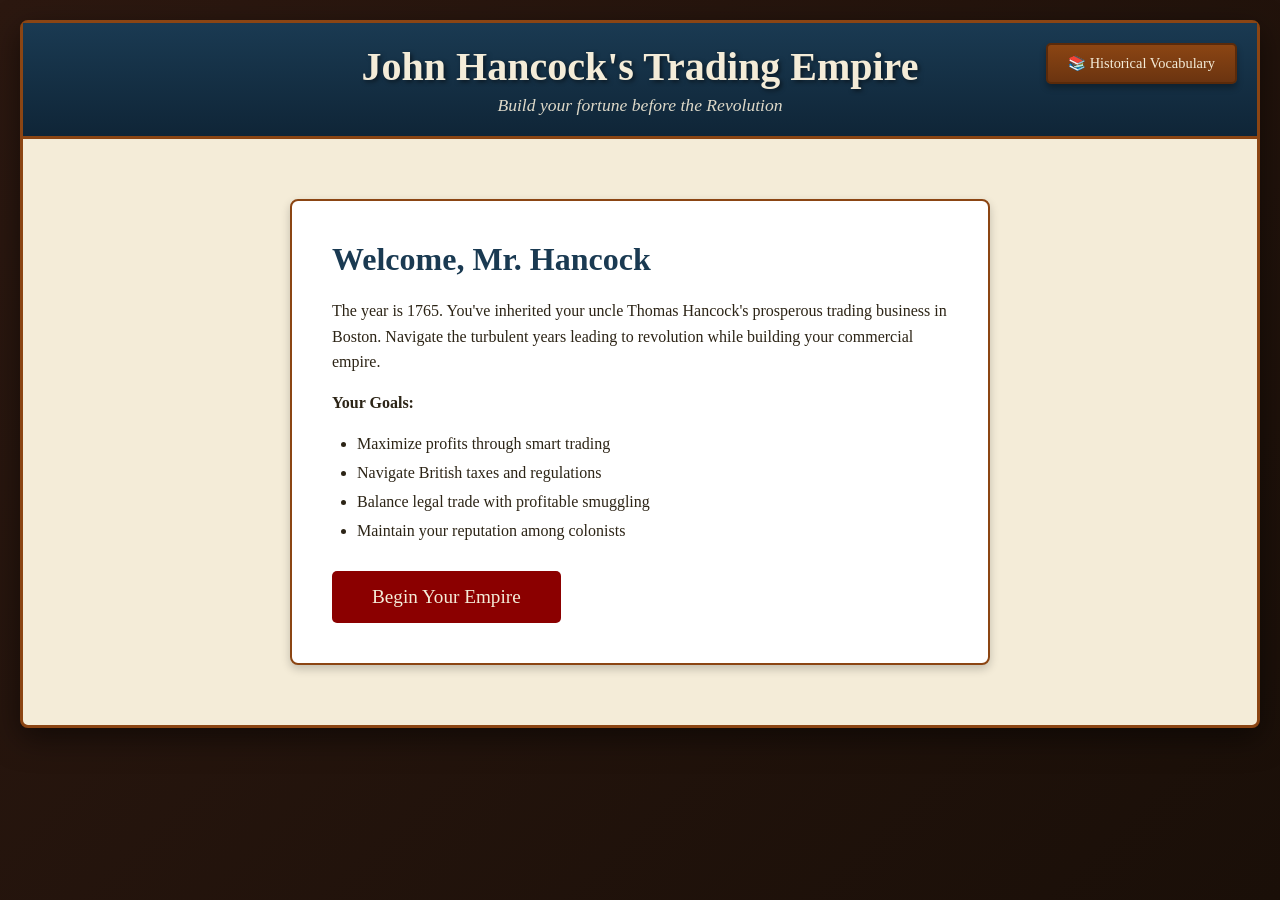
<file: index.html>
<!DOCTYPE html>
<html lang="en">
<head>
    <meta charset="UTF-8">
    <meta name="viewport" content="width=device-width, initial-scale=1.0">
    <title>John Hancock's Trading Empire - 1765-1775</title>
    <link rel="stylesheet" href="styles.css">
</head>
<body>
    <div class="game-container">
        <header>
            <h1>John Hancock's Trading Empire</h1>
            <p class="subtitle">Build your fortune before the Revolution</p>
            <button class="vocab-btn" onclick="game.showVocabulary()">📚 Historical Vocabulary</button>
        </header>

        <div class="game-screen" id="startScreen">
            <div class="welcome-box">
                <h2>Welcome, Mr. Hancock</h2>
                <p>The year is 1765. You've inherited your uncle Thomas Hancock's prosperous trading business in Boston. Navigate the turbulent years leading to revolution while building your commercial empire.</p>
                <p><strong>Your Goals:</strong></p>
                <ul>
                    <li>Maximize profits through smart trading</li>
                    <li>Navigate British taxes and regulations</li>
                    <li>Balance legal trade with profitable smuggling</li>
                    <li>Maintain your reputation among colonists</li>
                </ul>
                <button class="btn-primary" onclick="game.startGame()">Begin Your Empire</button>
            </div>
        </div>

        <div class="game-screen hidden" id="gameScreen">
            <div class="status-bar">
                <div class="stat">
                    <span class="stat-label">Round:</span>
                    <span class="stat-value" id="round">1</span>/10
                </div>
                <div class="stat">
                    <span class="stat-label">Year:</span>
                    <span class="stat-value" id="year">1765</span>
                </div>
                <div class="stat">
                    <span class="stat-label">Treasury:</span>
                    <span class="stat-value" id="money">£10,000</span>
                </div>
                <div class="stat">
                    <span class="stat-label">Reputation:</span>
                    <span class="stat-value" id="reputation">75</span>%
                </div>
                <div class="stat">
                    <span class="stat-label">Fleet Size:</span>
                    <span class="stat-value" id="ships">3</span>
                </div>
            </div>

            <div class="main-content">
                <div class="event-panel">
                    <h2 id="eventTitle">Historical Event</h2>
                    <div class="event-description" id="eventDescription"></div>
                    <div class="economic-impact" id="economicImpact"></div>
                </div>

                <div class="market-panel">
                    <h3>Market Prices <span class="pulse" id="priceUpdate"></span></h3>
                    <div class="price-ticker">
                        <div class="commodity" id="teaPrice">
                            <span class="commodity-name">Tea</span>
                            <span class="price">£<span id="teaPriceValue">50</span></span>
                            <span class="trend" id="teaTrend">●</span>
                        </div>
                        <div class="commodity" id="rumPrice">
                            <span class="commodity-name">Rum</span>
                            <span class="price">£<span id="rumPriceValue">30</span></span>
                            <span class="trend" id="rumTrend">●</span>
                        </div>
                        <div class="commodity" id="whaleOilPrice">
                            <span class="commodity-name">Whale Oil</span>
                            <span class="price">£<span id="whaleOilPriceValue">80</span></span>
                            <span class="trend" id="whaleOilTrend">●</span>
                        </div>
                        <div class="commodity" id="textilesPrice">
                            <span class="commodity-name">Textiles</span>
                            <span class="price">£<span id="textilesPriceValue">60</span></span>
                            <span class="trend" id="textilesTrend">●</span>
                        </div>
                        <div class="commodity" id="furniturePrice">
                            <span class="commodity-name">Furniture</span>
                            <span class="price">£<span id="furniturePriceValue">100</span></span>
                            <span class="trend" id="furnitureTrend">●</span>
                        </div>
                    </div>
                </div>

                <div class="inventory-panel">
                    <h3>Your Warehouse</h3>
                    <div class="inventory-grid">
                        <div class="inventory-item">
                            <span class="item-name">Tea:</span>
                            <span class="item-qty" id="teaQty">10</span>
                        </div>
                        <div class="inventory-item">
                            <span class="item-name">Rum:</span>
                            <span class="item-qty" id="rumQty">15</span>
                        </div>
                        <div class="inventory-item">
                            <span class="item-name">Whale Oil:</span>
                            <span class="item-qty" id="whaleOilQty">5</span>
                        </div>
                        <div class="inventory-item">
                            <span class="item-name">Textiles:</span>
                            <span class="item-qty" id="textilesQty">8</span>
                        </div>
                        <div class="inventory-item">
                            <span class="item-name">Furniture:</span>
                            <span class="item-qty" id="furnitureQty">3</span>
                        </div>
                    </div>
                </div>

                <div class="action-panel">
                    <h3>Business Actions</h3>
                    <div class="action-buttons">
                        <button class="btn-action" onclick="game.showTradeDialog('buy')">
                            Buy Goods
                        </button>
                        <button class="btn-action" onclick="game.showTradeDialog('sell')">
                            Sell Goods
                        </button>
                        <button class="btn-action" onclick="game.showSmuggleDialog()">
                            Smuggle Goods <span class="risky">(Risky)</span>
                        </button>
                        <button class="btn-action" onclick="game.showShipDialog()">
                            Buy Ship (£2,000)
                        </button>
                        <button class="btn-action btn-advance" onclick="game.advanceRound()">
                            Advance to Next Event →
                        </button>
                    </div>
                </div>

                <div class="log-panel">
                    <h3>Activity Log</h3>
                    <div class="log-messages" id="logMessages">
                        <div class="log-entry">Welcome to your trading empire, Mr. Hancock!</div>
                    </div>
                </div>
            </div>
        </div>

        <div class="game-screen hidden" id="endScreen">
            <div class="end-box">
                <h2 id="endTitle">The Revolution Begins!</h2>
                <div id="endMessage"></div>
                <div class="final-stats">
                    <h3>Final Statistics</h3>
                    <p>Final Treasury: <span id="finalMoney"></span></p>
                    <p>Final Reputation: <span id="finalReputation"></span></p>
                    <p>Fleet Size: <span id="finalShips"></span> ships</p>
                    <p>Total Profit: <span id="totalProfit"></span></p>
                </div>
                <button class="btn-primary" onclick="location.reload()">Play Again</button>
            </div>
        </div>

        <div class="modal hidden" id="tradeModal">
            <div class="modal-content">
                <h3 id="tradeModalTitle">Trade Goods</h3>
                <div id="tradeOptions"></div>
                <button class="btn-secondary" onclick="game.closeModal()">Cancel</button>
            </div>
        </div>

        <div class="modal hidden" id="smuggleModal">
            <div class="modal-content">
                <h3>Smuggling Operation</h3>
                <p class="warning">⚠️ Smuggling is profitable but risky! You may be caught by British customs.</p>
                <div id="smuggleOptions"></div>
                <button class="btn-secondary" onclick="game.closeModal()">Cancel</button>
            </div>
        </div>

        <div class="modal hidden" id="vocabularyModal">
            <div class="modal-content vocab-modal">
                <h3>Historical Vocabulary (1765-1775)</h3>
                <p style="font-style: italic; margin-bottom: 20px;">Learn the key terms from the Revolutionary Era</p>

                <div class="vocab-grid">
                    <div class="vocab-term">
                        <h4>Patriot</h4>
                        <p>A colonist who supported independence from Britain and opposed British taxation.</p>
                    </div>

                    <div class="vocab-term">
                        <h4>Loyalist (Tory)</h4>
                        <p>A colonist who remained loyal to the British Crown during the Revolution.</p>
                    </div>

                    <div class="vocab-term">
                        <h4>Smuggling</h4>
                        <p>Illegal importation of goods to avoid British taxes and trade restrictions.</p>
                    </div>

                    <div class="vocab-term">
                        <h4>Boycott</h4>
                        <p>A coordinated refusal to buy British goods as protest against taxation.</p>
                    </div>

                    <div class="vocab-term">
                        <h4>Stamp Act (1765)</h4>
                        <p>British law requiring colonists to pay tax on printed materials through special stamps.</p>
                    </div>

                    <div class="vocab-term">
                        <h4>Townshend Acts (1767)</h4>
                        <p>Laws imposing duties on imported goods like tea, glass, and paper.</p>
                    </div>

                    <div class="vocab-term">
                        <h4>Sons of Liberty</h4>
                        <p>Secret organization of patriots who organized resistance to British policies.</p>
                    </div>

                    <div class="vocab-term">
                        <h4>Customs</h4>
                        <p>British officials who collected taxes on imported goods and enforced trade laws.</p>
                    </div>

                    <div class="vocab-term">
                        <h4>Duties</h4>
                        <p>Taxes imposed on imported or exported goods.</p>
                    </div>

                    <div class="vocab-term">
                        <h4>East India Company</h4>
                        <p>British trading company granted monopoly on tea sales to colonies in 1773.</p>
                    </div>

                    <div class="vocab-term">
                        <h4>Intolerable Acts (1774)</h4>
                        <p>Punitive laws closing Boston Harbor and restricting colonial self-government.</p>
                    </div>

                    <div class="vocab-term">
                        <h4>Continental Congress</h4>
                        <p>Assembly of delegates from colonies to coordinate resistance to Britain.</p>
                    </div>

                    <div class="vocab-term">
                        <h4>Minutemen</h4>
                        <p>Colonial militia ready to fight at a minute's notice.</p>
                    </div>

                    <div class="vocab-term">
                        <h4>Merchant</h4>
                        <p>A trader who buys and sells goods for profit, often owning ships and warehouses.</p>
                    </div>

                    <div class="vocab-term">
                        <h4>Embargo</h4>
                        <p>Official ban on trade with a particular country or region.</p>
                    </div>

                    <div class="vocab-term">
                        <h4>Parliament</h4>
                        <p>British legislative body that passed taxes and laws affecting the colonies.</p>
                    </div>

                    <div class="vocab-term">
                        <h4>Redcoats</h4>
                        <p>Nickname for British soldiers due to their distinctive red uniforms.</p>
                    </div>

                    <div class="vocab-term">
                        <h4>Liberty</h4>
                        <p>Freedom from oppressive rule; central ideal of the American Revolution.</p>
                    </div>

                    <div class="vocab-term">
                        <h4>Taxation Without Representation</h4>
                        <p>Colonial complaint that they were taxed by Parliament without having representatives there.</p>
                    </div>

                    <div class="vocab-term">
                        <h4>Whaling</h4>
                        <p>Important colonial industry hunting whales for oil used in lamps and manufacturing.</p>
                    </div>

                    <div class="vocab-term">
                        <h4>Molasses Act</h4>
                        <p>Tax on molasses and sugar imported from non-British sources, widely evaded.</p>
                    </div>

                    <div class="vocab-term">
                        <h4>Committee of Correspondence</h4>
                        <p>Network for sharing information about British actions between colonies.</p>
                    </div>

                    <div class="vocab-term">
                        <h4>Quartering</h4>
                        <p>Requirement that colonists provide housing and supplies for British troops.</p>
                    </div>

                    <div class="vocab-term">
                        <h4>Proclamation Line of 1763</h4>
                        <p>British restriction on colonial settlement west of Appalachian Mountains.</p>
                    </div>
                </div>

                <button class="btn-secondary" onclick="game.closeModal()" style="margin-top: 20px; width: 100%;">Close</button>
            </div>
        </div>
    </div>

    <script src="game.js"></script>
</body>
</html>
</file>
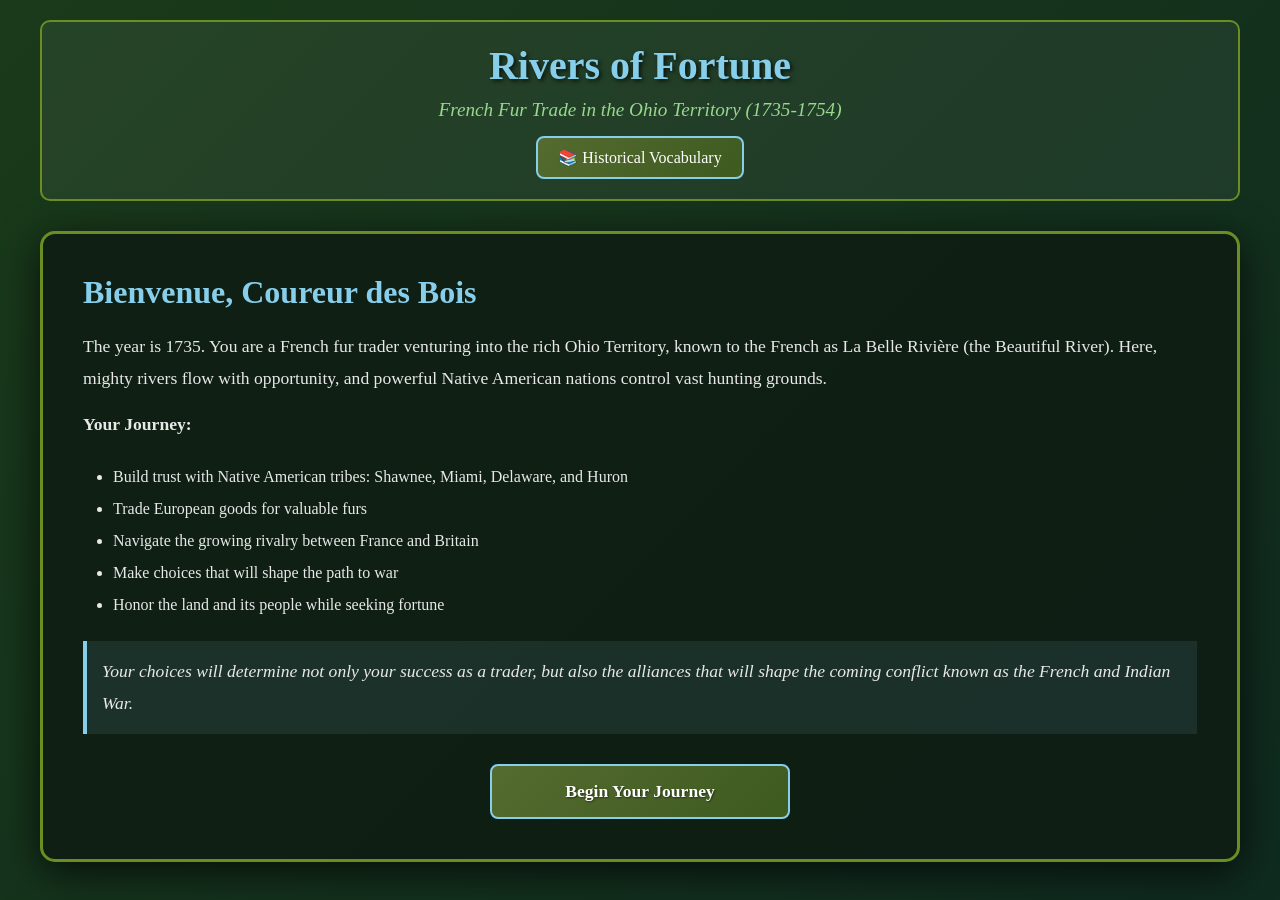
<file: fur-trade.html>
<!DOCTYPE html>
<html lang="en">
<head>
    <meta charset="UTF-8">
    <meta name="viewport" content="width=device-width, initial-scale=1.0">
    <title>Rivers of Fortune: French Fur Trade in the Ohio Territory</title>
    <link rel="stylesheet" href="fur-trade.css">
</head>
<body>
    <div class="game-container">
        <header>
            <h1>Rivers of Fortune</h1>
            <p class="subtitle">French Fur Trade in the Ohio Territory (1735-1754)</p>
            <button class="vocab-btn" onclick="game.showVocabulary()">📚 Historical Vocabulary</button>
        </header>

        <!-- Start Screen -->
        <div class="game-screen" id="startScreen">
            <div class="welcome-box">
                <h2>Bienvenue, Coureur des Bois</h2>
                <p>The year is 1735. You are a French fur trader venturing into the rich Ohio Territory, known to the French as La Belle Rivière (the Beautiful River). Here, mighty rivers flow with opportunity, and powerful Native American nations control vast hunting grounds.</p>
                <p><strong>Your Journey:</strong></p>
                <ul>
                    <li>Build trust with Native American tribes: Shawnee, Miami, Delaware, and Huron</li>
                    <li>Trade European goods for valuable furs</li>
                    <li>Navigate the growing rivalry between France and Britain</li>
                    <li>Make choices that will shape the path to war</li>
                    <li>Honor the land and its people while seeking fortune</li>
                </ul>
                <p class="instruction">Your choices will determine not only your success as a trader, but also the alliances that will shape the coming conflict known as the French and Indian War.</p>
                <button class="btn-primary" onclick="game.startGame()">Begin Your Journey</button>
            </div>
        </div>

        <!-- Game Screen -->
        <div class="game-screen hidden" id="gameScreen">
            <div class="status-bar">
                <div class="stat">
                    <span class="stat-label">Chapter:</span>
                    <span class="stat-value" id="round">1</span>/10
                </div>
                <div class="stat">
                    <span class="stat-label">Year:</span>
                    <span class="stat-value" id="year">1735</span>
                </div>
                <div class="stat-tooltip">
                    <span class="stat-label">Furs:</span>
                    <span class="stat-value" id="furs">25</span>
                </div>
                <div class="stat-tooltip">
                    <span class="stat-label">French Honor:</span>
                    <div class="stat-bar">
                        <div class="stat-fill french-fill" id="frenchFill" style="width: 60%"></div>
                    </div>
                    <span class="stat-value" id="french">60</span>
                </div>
                <div class="stat-tooltip">
                    <span class="stat-label">Native Trust:</span>
                    <div class="stat-bar">
                        <div class="stat-fill native-fill" id="nativeFill" style="width: 50%"></div>
                    </div>
                    <span class="stat-value" id="native">50</span>
                </div>
                <div class="stat-tooltip">
                    <span class="stat-label">British Threat:</span>
                    <div class="stat-bar">
                        <div class="stat-fill threat-fill" id="threatFill" style="width: 20%"></div>
                    </div>
                    <span class="stat-value" id="threat">20</span>
                </div>
            </div>

            <div class="main-content">
                <div class="story-panel">
                    <h2 id="chapterTitle">Chapter Title</h2>
                    <div class="chapter-year" id="chapterYear">1735</div>
                    <div class="story-text" id="storyText"></div>
                </div>

                <div class="trade-panel">
                    <h3>Trading Goods</h3>
                    <div class="goods-grid">
                        <div class="goods-item">
                            <span class="goods-name">Beaver Pelts:</span>
                            <span class="goods-qty" id="beaverQty">10</span>
                        </div>
                        <div class="goods-item">
                            <span class="goods-name">Otter Furs:</span>
                            <span class="goods-qty" id="otterQty">5</span>
                        </div>
                        <div class="goods-item">
                            <span class="goods-name">Deerskins:</span>
                            <span class="goods-qty" id="deerskinQty">10</span>
                        </div>
                        <div class="goods-item">
                            <span class="goods-name">Trade Goods:</span>
                            <span class="goods-qty" id="tradeGoodsQty">20</span>
                        </div>
                    </div>
                </div>

                <div class="relationships-panel">
                    <h3>Tribal Relations</h3>
                    <div class="relationships-grid" id="relationships">
                        <div class="relationship-item">
                            <span class="tribe-name">Shawnee:</span>
                            <span class="relationship-value">Neutral</span>
                        </div>
                        <div class="relationship-item">
                            <span class="tribe-name">Miami:</span>
                            <span class="relationship-value">Neutral</span>
                        </div>
                        <div class="relationship-item">
                            <span class="tribe-name">Delaware:</span>
                            <span class="relationship-value">Neutral</span>
                        </div>
                        <div class="relationship-item">
                            <span class="tribe-name">Huron:</span>
                            <span class="relationship-value">Friendly</span>
                        </div>
                    </div>
                </div>

                <div class="choices-panel" id="choicesPanel">
                    <h3>What will you do?</h3>
                    <div class="choices" id="choices"></div>
                </div>

                <div class="result-panel hidden" id="resultPanel">
                    <div class="result-text" id="resultText"></div>
                    <button class="btn-advance" onclick="game.nextChapter()">Continue Your Journey →</button>
                </div>

                <div class="journal-panel">
                    <h3>Trader's Journal</h3>
                    <div class="journal-entries" id="journalEntries">
                        <div class="journal-entry">Your journey into the Ohio Territory begins...</div>
                    </div>
                </div>
            </div>
        </div>

        <!-- End Screen -->
        <div class="game-screen hidden" id="endScreen">
            <div class="end-box">
                <h2>May 28, 1754 - The War Begins</h2>
                <div id="endMessage"></div>
                <div class="final-stats">
                    <h3>Your Legacy</h3>
                    <p>Total Furs Traded: <span id="finalFurs"></span></p>
                    <p>French Honor: <span id="finalFrench"></span></p>
                    <p>Native Trust: <span id="finalNative"></span></p>
                    <p>British Threat: <span id="finalThreat"></span></p>
                    <div class="legacy-assessment" id="legacyAssessment"></div>
                </div>
                <button class="btn-primary" onclick="location.reload()">Trade Again</button>
            </div>
        </div>

        <!-- Vocabulary Modal -->
        <div class="modal hidden" id="vocabularyModal">
            <div class="modal-content vocab-modal">
                <h3>Historical Vocabulary</h3>
                <p style="font-style: italic; margin-bottom: 20px;">Key terms from the French colonial period and fur trade era</p>

                <div class="vocab-grid">
                    <div class="vocab-term">
                        <h4>Coureur des Bois</h4>
                        <p>French "runner of the woods" - independent fur traders who worked directly with Native Americans, often living among them.</p>
                    </div>

                    <div class="vocab-term">
                        <h4>Voyageur</h4>
                        <p>Licensed French-Canadian canoemen who transported furs and trade goods through wilderness waterways.</p>
                    </div>

                    <div class="vocab-term">
                        <h4>La Belle Rivière</h4>
                        <p>French name for the Ohio River, meaning "the Beautiful River," central to the fur trade network.</p>
                    </div>

                    <div class="vocab-term">
                        <h4>Nouvelle-France</h4>
                        <p>New France - the French colonial empire in North America, stretching from Canada to Louisiana.</p>
                    </div>

                    <div class="vocab-term">
                        <h4>Shawnee</h4>
                        <p>Powerful Algonquian-speaking tribe in the Ohio Valley, known for their diplomatic skill and military prowess.</p>
                    </div>

                    <div class="vocab-term">
                        <h4>Miami</h4>
                        <p>Algonquian tribe controlling key portages and trade routes in the western Ohio Territory and Great Lakes region.</p>
                    </div>

                    <div class="vocab-term">
                        <h4>Delaware (Lenape)</h4>
                        <p>Eastern Algonquian people pushed westward by British colonization, seeking new alliances in Ohio.</p>
                    </div>

                    <div class="vocab-term">
                        <h4>Huron (Wendat)</h4>
                        <p>Long-standing French allies from the Great Lakes, experienced traders and middlemen in the fur trade.</p>
                    </div>

                    <div class="vocab-term">
                        <h4>Beaver Pelt</h4>
                        <p>Most valuable fur in the trade, used for making felt hats in Europe. Nearly caused beaver extinction in some regions.</p>
                    </div>

                    <div class="vocab-term">
                        <h4>Trade Goods</h4>
                        <p>European items traded for furs: metal tools, guns, cloth, beads, kettles, and blankets.</p>
                    </div>

                    <div class="vocab-term">
                        <h4>Fort Duquesne</h4>
                        <p>French fort built at the Forks of the Ohio (modern Pittsburgh), strategic point controlling river access.</p>
                    </div>

                    <div class="vocab-term">
                        <h4>Ohio Company</h4>
                        <p>British land speculation company granted 200,000 acres in Ohio, threatening French claims and Native lands.</p>
                    </div>

                    <div class="vocab-term">
                        <h4>Iroquois Confederacy</h4>
                        <p>Powerful alliance of six nations holding nominal claims to Ohio, playing French and British against each other.</p>
                    </div>

                    <div class="vocab-term">
                        <h4>Calumet</h4>
                        <p>Sacred ceremonial pipe used in Native American diplomacy and peace negotiations.</p>
                    </div>

                    <div class="vocab-term">
                        <h4>Wampum</h4>
                        <p>Shell beads used as currency, records, and diplomatic gifts in Native American and colonial trade.</p>
                    </div>

                    <div class="vocab-term">
                        <h4>Portage</h4>
                        <p>Carrying canoes and goods overland between waterways - critical points controlled by Native tribes.</p>
                    </div>

                    <div class="vocab-term">
                        <h4>French and Indian War</h4>
                        <p>North American theater of the Seven Years' War (1754-1763) between Britain and France for continental control.</p>
                    </div>

                    <div class="vocab-term">
                        <h4>Fort Necessity</h4>
                        <p>Hastily built British fort where young George Washington surrendered to French forces in July 1754.</p>
                    </div>

                    <div class="vocab-term">
                        <h4>Troupes de la Marine</h4>
                        <p>French colonial regular troops who garrisoned forts and fought alongside Native allies.</p>
                    </div>

                    <div class="vocab-term">
                        <h4>Half King</h4>
                        <p>Title for Tanacharison, Seneca leader who attempted to maintain Iroquois influence in Ohio during colonial conflicts.</p>
                    </div>

                    <div class="vocab-term">
                        <h4>Métis</h4>
                        <p>People of mixed French and Native American ancestry, often serving as cultural intermediaries and traders.</p>
                    </div>

                    <div class="vocab-term">
                        <h4>Rendezvous</h4>
                        <p>Annual gathering where traders, trappers, and Native peoples met to exchange furs, goods, and news.</p>
                    </div>

                    <div class="vocab-term">
                        <h4>Albany Plan</h4>
                        <p>1754 proposal by Benjamin Franklin for colonial unity, partly in response to French expansion in Ohio.</p>
                    </div>

                    <div class="vocab-term">
                        <h4>Treaty of Logstown</h4>
                        <p>1752 agreement where some Ohio tribes granted British trading rights, causing division and resentment.</p>
                    </div>
                </div>

                <button class="btn-secondary" onclick="game.closeModal()" style="margin-top: 20px; width: 100%;">Close</button>
            </div>
        </div>
    </div>

    <script src="fur-trade.js"></script>
</body>
</html>
</file>
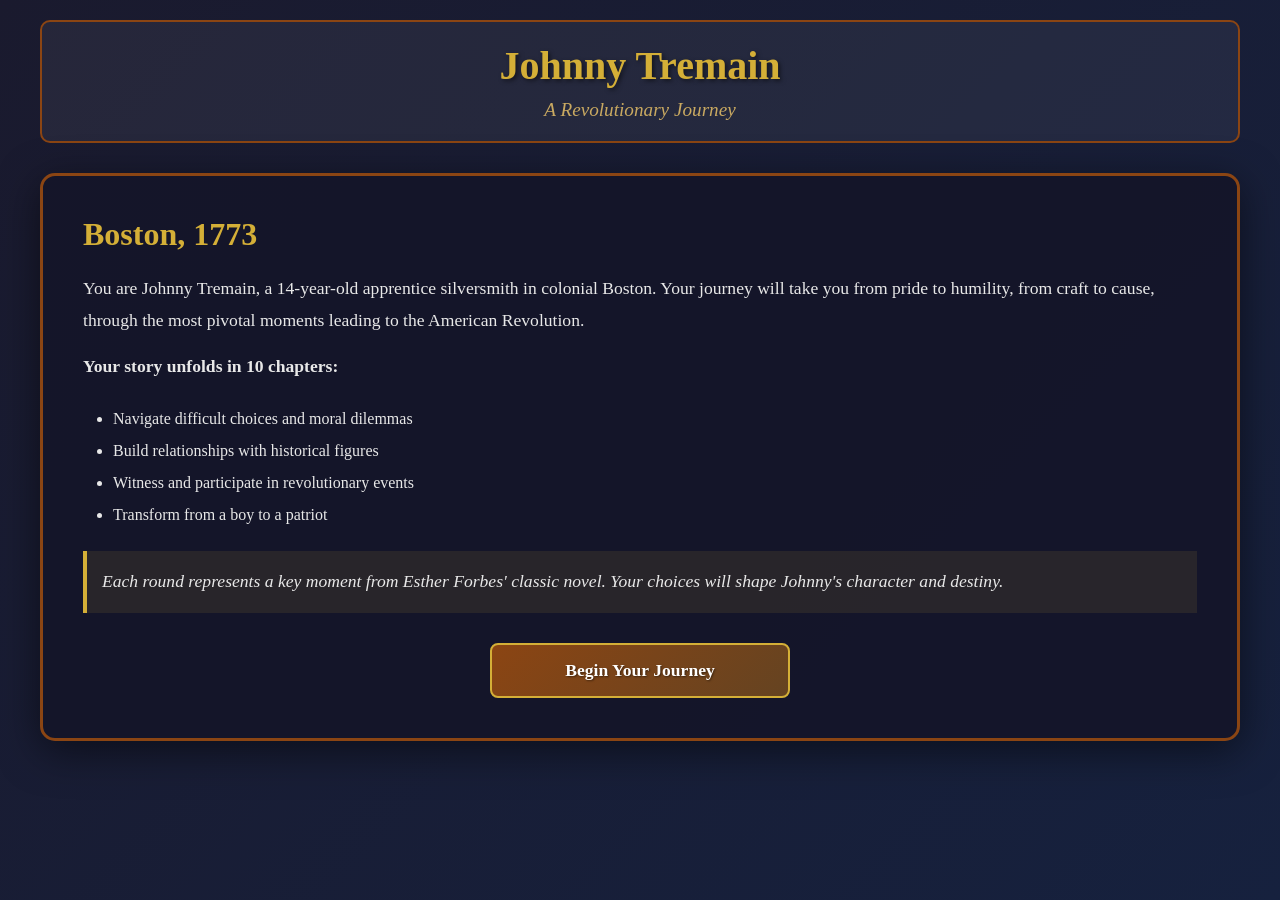
<file: johnny-tremain.html>
<!DOCTYPE html>
<html lang="en">
<head>
    <meta charset="UTF-8">
    <meta name="viewport" content="width=device-width, initial-scale=1.0">
    <title>Johnny Tremain: A Revolutionary Journey</title>
    <link rel="stylesheet" href="johnny-tremain.css">
</head>
<body>
    <div class="game-container">
        <header>
            <h1>Johnny Tremain</h1>
            <p class="subtitle">A Revolutionary Journey</p>
        </header>

        <!-- Start Screen -->
        <div class="game-screen" id="startScreen">
            <div class="welcome-box">
                <h2>Boston, 1773</h2>
                <p>You are Johnny Tremain, a 14-year-old apprentice silversmith in colonial Boston. Your journey will take you from pride to humility, from craft to cause, through the most pivotal moments leading to the American Revolution.</p>
                <p><strong>Your story unfolds in 10 chapters:</strong></p>
                <ul>
                    <li>Navigate difficult choices and moral dilemmas</li>
                    <li>Build relationships with historical figures</li>
                    <li>Witness and participate in revolutionary events</li>
                    <li>Transform from a boy to a patriot</li>
                </ul>
                <p class="instruction">Each round represents a key moment from Esther Forbes' classic novel. Your choices will shape Johnny's character and destiny.</p>
                <button class="btn-primary" onclick="game.startGame()">Begin Your Journey</button>
            </div>
        </div>

        <!-- Game Screen -->
        <div class="game-screen hidden" id="gameScreen">
            <div class="status-bar">
                <div class="stat">
                    <span class="stat-label">Chapter:</span>
                    <span class="stat-value" id="round">1</span>/10
                </div>
                <div class="stat-tooltip">
                    <span class="stat-label">Pride:</span>
                    <div class="stat-bar">
                        <div class="stat-fill pride-fill" id="prideFill" style="width: 80%"></div>
                    </div>
                    <span class="stat-value" id="pride">80</span>
                </div>
                <div class="stat-tooltip">
                    <span class="stat-label">Humility:</span>
                    <div class="stat-bar">
                        <div class="stat-fill humility-fill" id="humilityFill" style="width: 20%"></div>
                    </div>
                    <span class="stat-value" id="humility">20</span>
                </div>
                <div class="stat-tooltip">
                    <span class="stat-label">Patriotism:</span>
                    <div class="stat-bar">
                        <div class="stat-fill patriotism-fill" id="patriotismFill" style="width: 30%"></div>
                    </div>
                    <span class="stat-value" id="patriotism">30</span>
                </div>
                <div class="stat-tooltip">
                    <span class="stat-label">Skills:</span>
                    <div class="stat-bar">
                        <div class="stat-fill skills-fill" id="skillsFill" style="width: 85%"></div>
                    </div>
                    <span class="stat-value" id="skills">85</span>
                </div>
            </div>

            <div class="main-content">
                <div class="story-panel">
                    <h2 id="chapterTitle">Chapter Title</h2>
                    <div class="chapter-year" id="chapterYear">1773</div>
                    <div class="story-text" id="storyText"></div>
                </div>

                <div class="relationships-panel">
                    <h3>Key Relationships</h3>
                    <div class="relationships-grid" id="relationships">
                        <div class="relationship-item">
                            <span class="person-name">Mr. Lapham:</span>
                            <span class="relationship-value">Good</span>
                        </div>
                        <div class="relationship-item">
                            <span class="person-name">Cilla Lapham:</span>
                            <span class="relationship-value">Friendly</span>
                        </div>
                        <div class="relationship-item">
                            <span class="person-name">Dove:</span>
                            <span class="relationship-value">Hostile</span>
                        </div>
                    </div>
                </div>

                <div class="choices-panel" id="choicesPanel">
                    <h3>What will you do?</h3>
                    <div class="choices" id="choices"></div>
                </div>

                <div class="result-panel hidden" id="resultPanel">
                    <div class="result-text" id="resultText"></div>
                    <button class="btn-advance" onclick="game.nextChapter()">Continue to Next Chapter →</button>
                </div>

                <div class="journal-panel">
                    <h3>Johnny's Journal</h3>
                    <div class="journal-entries" id="journalEntries">
                        <div class="journal-entry">Your journey begins...</div>
                    </div>
                </div>
            </div>
        </div>

        <!-- End Screen -->
        <div class="game-screen hidden" id="endScreen">
            <div class="end-box">
                <h2>April 19, 1775 - Lexington & Concord</h2>
                <div id="endMessage"></div>
                <div class="final-stats">
                    <h3>Johnny's Character</h3>
                    <p>Pride: <span id="finalPride"></span></p>
                    <p>Humility: <span id="finalHumility"></span></p>
                    <p>Patriotism: <span id="finalPatriotism"></span></p>
                    <p>Skills: <span id="finalSkills"></span></p>
                    <div class="character-assessment" id="characterAssessment"></div>
                </div>
                <button class="btn-primary" onclick="location.reload()">Experience the Journey Again</button>
            </div>
        </div>
    </div>

    <script src="johnny-tremain.js"></script>
</body>
</html>
</file>
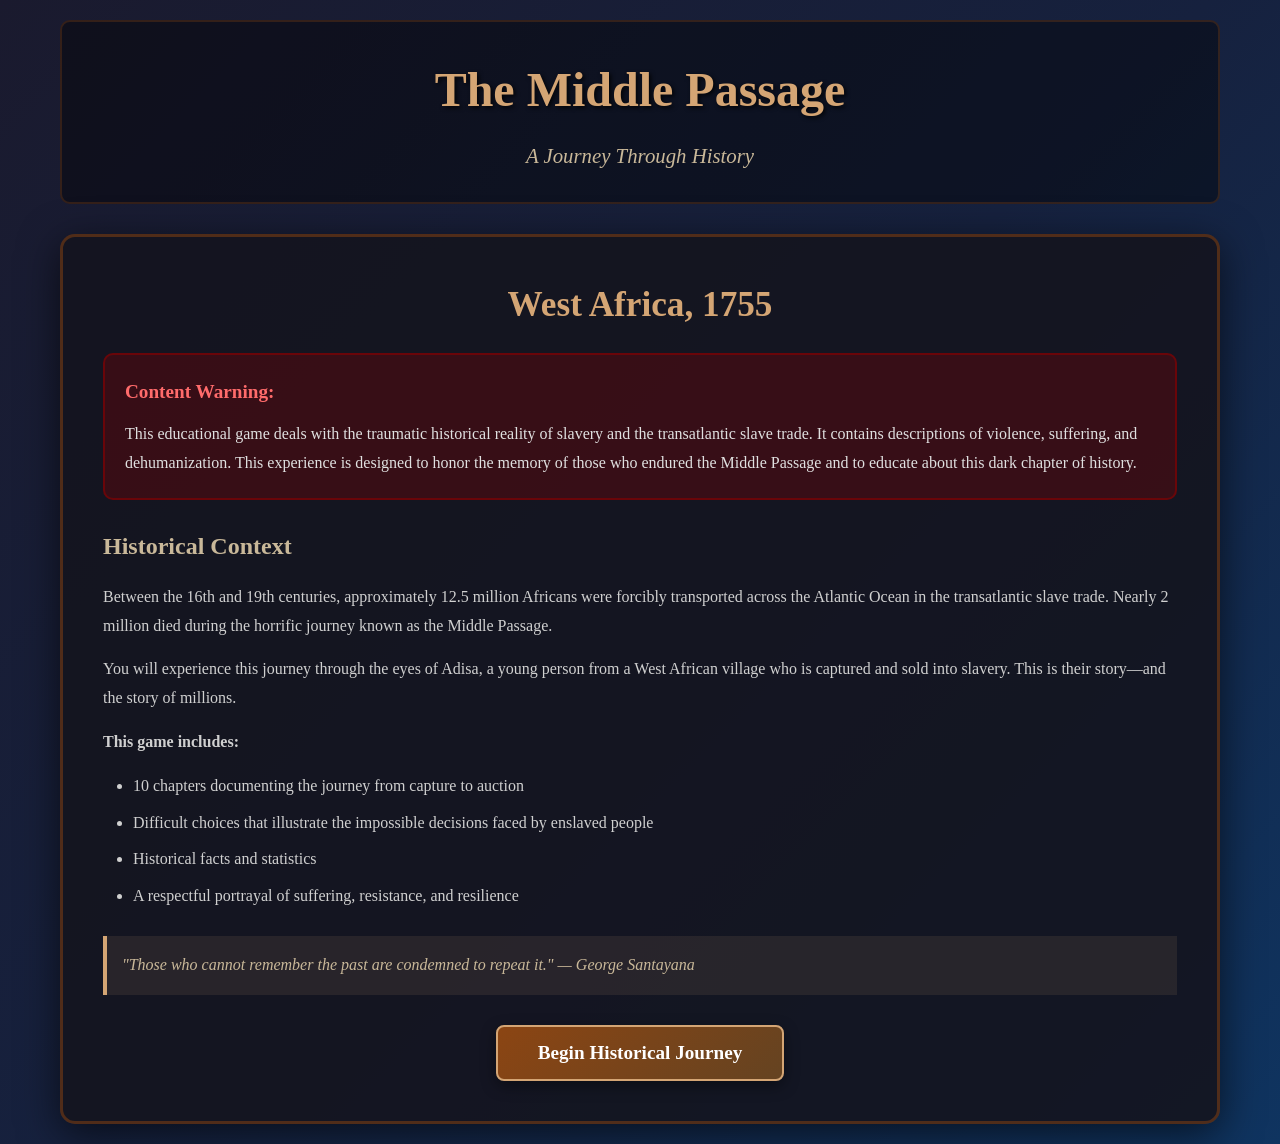
<file: middle-passage.html>
<!DOCTYPE html>
<html lang="en">
<head>
    <meta charset="UTF-8">
    <meta name="viewport" content="width=device-width, initial-scale=1.0">
    <title>The Middle Passage: A Journey Through History</title>
    <link rel="stylesheet" href="middle-passage.css">
</head>
<body>
    <div class="game-container">
        <header>
            <h1>The Middle Passage</h1>
            <p class="subtitle">A Journey Through History</p>
        </header>

        <!-- Start Screen -->
        <div class="game-screen" id="startScreen">
            <div class="welcome-box">
                <h2>West Africa, 1755</h2>
                <p class="content-warning"><strong>Content Warning:</strong> This educational game deals with the traumatic historical reality of slavery and the transatlantic slave trade. It contains descriptions of violence, suffering, and dehumanization. This experience is designed to honor the memory of those who endured the Middle Passage and to educate about this dark chapter of history.</p>

                <div class="historical-context">
                    <h3>Historical Context</h3>
                    <p>Between the 16th and 19th centuries, approximately 12.5 million Africans were forcibly transported across the Atlantic Ocean in the transatlantic slave trade. Nearly 2 million died during the horrific journey known as the Middle Passage.</p>

                    <p>You will experience this journey through the eyes of Adisa, a young person from a West African village who is captured and sold into slavery. This is their story—and the story of millions.</p>

                    <p><strong>This game includes:</strong></p>
                    <ul>
                        <li>10 chapters documenting the journey from capture to auction</li>
                        <li>Difficult choices that illustrate the impossible decisions faced by enslaved people</li>
                        <li>Historical facts and statistics</li>
                        <li>A respectful portrayal of suffering, resistance, and resilience</li>
                    </ul>

                    <p class="instruction"><em>"Those who cannot remember the past are condemned to repeat it."</em> — George Santayana</p>
                </div>

                <button class="btn-primary" onclick="game.startGame()">Begin Historical Journey</button>
            </div>
        </div>

        <!-- Game Screen -->
        <div class="game-screen hidden" id="gameScreen">
            <div class="status-bar">
                <div class="stat">
                    <span class="stat-label">Chapter:</span>
                    <span class="stat-value" id="round">1</span>/10
                </div>
                <div class="stat-tooltip">
                    <span class="stat-label">Hope:</span>
                    <div class="stat-bar">
                        <div class="stat-fill hope-fill" id="hopeFill" style="width: 100%"></div>
                    </div>
                    <span class="stat-value" id="hope">100</span>
                </div>
                <div class="stat-tooltip">
                    <span class="stat-label">Strength:</span>
                    <div class="stat-bar">
                        <div class="stat-fill strength-fill" id="strengthFill" style="width: 100%"></div>
                    </div>
                    <span class="stat-value" id="strength">100</span>
                </div>
                <div class="stat-tooltip">
                    <span class="stat-label">Spirit:</span>
                    <div class="stat-bar">
                        <div class="stat-fill spirit-fill" id="spiritFill" style="width: 100%"></div>
                    </div>
                    <span class="stat-value" id="spirit">100</span>
                </div>
                <div class="stat">
                    <span class="stat-label">Days:</span>
                    <span class="stat-value" id="days">0</span>
                </div>
            </div>

            <div class="main-content">
                <div class="story-panel">
                    <h2 id="chapterTitle">Chapter Title</h2>
                    <div class="chapter-info">
                        <span class="chapter-location" id="chapterLocation">Location</span>
                        <span class="chapter-date" id="chapterDate">Date</span>
                    </div>
                    <div class="story-text" id="storyText"></div>
                </div>

                <div class="historical-note-panel">
                    <h3>Historical Note</h3>
                    <div class="historical-note" id="historicalNote">
                        Historical information will appear here.
                    </div>
                </div>

                <div class="choices-panel" id="choicesPanel">
                    <h3>What will you do?</h3>
                    <div class="choices" id="choices"></div>
                </div>

                <div class="result-panel hidden" id="resultPanel">
                    <div class="result-text" id="resultText"></div>
                    <button class="btn-continue" onclick="game.nextRound()">Continue Journey</button>
                </div>
            </div>
        </div>

        <!-- End Screen -->
        <div class="game-screen hidden" id="endScreen">
            <div class="end-box">
                <h2>Charleston, South Carolina - 1756</h2>
                <div id="endingText" class="ending-text"></div>

                <div class="final-stats">
                    <h3>Your Journey</h3>
                    <div class="stat-row">
                        <span>Hope Remaining:</span>
                        <span id="finalHope">0</span>%
                    </div>
                    <div class="stat-row">
                        <span>Strength Remaining:</span>
                        <span id="finalStrength">0</span>%
                    </div>
                    <div class="stat-row">
                        <span>Spirit Remaining:</span>
                        <span id="finalSpirit">0</span>%
                    </div>
                    <div class="stat-row">
                        <span>Days Survived:</span>
                        <span id="finalDays">0</span>
                    </div>
                </div>

                <div class="historical-truth">
                    <h3>The Historical Truth</h3>
                    <p><strong>The Middle Passage:</strong> Between 1525 and 1866, approximately 12.5 million Africans were shipped to the Americas. About 1.8 million died during the voyage—a mortality rate of nearly 15%.</p>

                    <p><strong>Charleston, South Carolina:</strong> Charleston was the largest port of entry for enslaved Africans in North America. Nearly 40% of all enslaved Africans brought to the United States came through Charleston.</p>

                    <p><strong>Conditions:</strong> Enslaved people were packed into spaces as small as 5-6 feet long and 2-3 feet high. They were chained together, lying in their own waste, with minimal food and water. Disease was rampant—dysentery, smallpox, and scurvy killed thousands.</p>

                    <p><strong>Resistance:</strong> Enslaved Africans resisted in many ways—from refusing to eat (requiring forced feeding), to organized rebellions aboard ships, to choosing death over enslavement. Their courage and dignity in the face of unimaginable horror must never be forgotten.</p>

                    <p><strong>Legacy:</strong> The transatlantic slave trade was one of history's greatest crimes against humanity. Its effects continue to shape our world today. We honor those who suffered and died by remembering their stories and working toward justice and equality.</p>

                    <p class="memorial"><em>In memory of the millions who endured the Middle Passage, those who survived and those who did not. Their suffering, resistance, and resilience must never be forgotten.</em></p>
                </div>

                <button class="btn-primary" onclick="location.reload()">Return to Beginning</button>
            </div>
        </div>
    </div>

    <script src="middle-passage.js"></script>
</body>
</html>
</file>
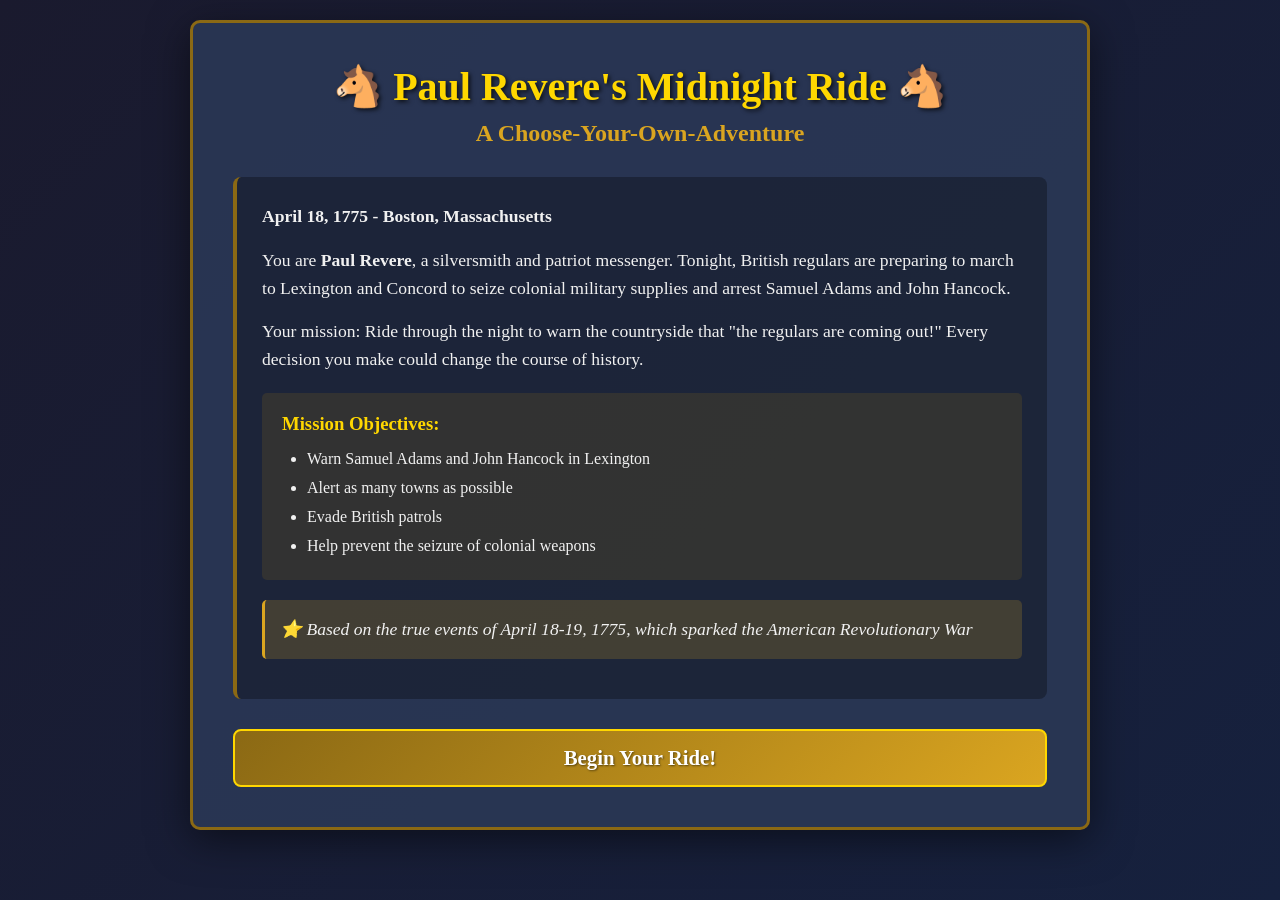
<file: paul-revere.html>
<!DOCTYPE html>
<html lang="en">
<head>
    <meta charset="UTF-8">
    <meta name="viewport" content="width=device-width, initial-scale=1.0">
    <title>Paul Revere's Midnight Ride - Choose Your Adventure</title>
    <link rel="stylesheet" href="paul-revere.css">
</head>
<body>
    <!-- Start Screen -->
    <div id="startScreen" class="screen">
        <div class="container">
            <h1>🐴 Paul Revere's Midnight Ride 🐴</h1>
            <h2>A Choose-Your-Own-Adventure</h2>

            <div class="intro-text">
                <p><strong>April 18, 1775 - Boston, Massachusetts</strong></p>
                <p>You are <strong>Paul Revere</strong>, a silversmith and patriot messenger. Tonight, British regulars are preparing to march to Lexington and Concord to seize colonial military supplies and arrest Samuel Adams and John Hancock.</p>
                <p>Your mission: Ride through the night to warn the countryside that "the regulars are coming out!" Every decision you make could change the course of history.</p>

                <div class="mission-objectives">
                    <h3>Mission Objectives:</h3>
                    <ul>
                        <li>Warn Samuel Adams and John Hancock in Lexington</li>
                        <li>Alert as many towns as possible</li>
                        <li>Evade British patrols</li>
                        <li>Help prevent the seizure of colonial weapons</li>
                    </ul>
                </div>

                <p class="historical-note">
                    ⭐ Based on the true events of April 18-19, 1775, which sparked the American Revolutionary War
                </p>
            </div>

            <button class="btn-primary" onclick="game.startGame()">Begin Your Ride!</button>
        </div>
    </div>

    <!-- Game Screen -->
    <div id="gameScreen" class="screen hidden">
        <div class="game-header">
            <div class="stats-panel">
                <div class="stat">
                    <span class="stat-label">Round:</span>
                    <span class="stat-value" id="round">1</span>/10
                </div>
                <div class="stat">
                    <span class="stat-label">Time:</span>
                    <span class="stat-value" id="time">9:00 PM</span>
                </div>
                <div class="stat">
                    <span class="stat-label">Warnings:</span>
                    <span class="stat-value" id="warnings">0</span>
                </div>
                <div class="stat">
                    <span class="stat-label">Risk:</span>
                    <span class="stat-value" id="risk">Low</span>
                </div>
                <div class="stat">
                    <span class="stat-label">Success:</span>
                    <span class="stat-value" id="success">0</span>%
                </div>
            </div>
        </div>

        <div class="game-container">
            <div class="story-panel">
                <div class="location-header">
                    <h2 id="locationTitle">Location</h2>
                </div>

                <div class="story-content">
                    <div id="storyImage" class="story-image">🏛️</div>
                    <div id="storyText" class="story-text">
                        <p>Story text will appear here...</p>
                    </div>
                </div>

                <div class="choices-container" id="choicesContainer">
                    <!-- Choices will be dynamically inserted here -->
                </div>

                <div class="story-footer">
                    <div id="consequence" class="consequence hidden">
                        <!-- Consequences of choices appear here -->
                    </div>
                </div>
            </div>

            <div class="info-panel">
                <div class="journey-map">
                    <h3>Journey Progress</h3>
                    <div class="map-container">
                        <div class="map-locations" id="mapLocations">
                            <div class="map-point" data-location="boston">📍 Boston</div>
                            <div class="map-point" data-location="charlestown">⚫ Charlestown</div>
                            <div class="map-point" data-location="medford">⚫ Medford</div>
                            <div class="map-point" data-location="lexington">⚫ Lexington</div>
                            <div class="map-point" data-location="concord">⚫ Concord</div>
                        </div>
                    </div>
                </div>

                <div class="activity-log">
                    <h3>Event Log</h3>
                    <div class="log-messages" id="logMessages">
                        <div class="log-entry">Your journey begins...</div>
                    </div>
                </div>

                <div class="companions-panel">
                    <h3>Companions</h3>
                    <div id="companionsList" class="companions-list">
                        <div class="companion">Just you for now...</div>
                    </div>
                </div>
            </div>
        </div>
    </div>

    <!-- End Screen -->
    <div id="endScreen" class="screen hidden">
        <div class="container">
            <h1>🌅 Dawn of Revolution 🌅</h1>
            <h2>April 19, 1775</h2>

            <div class="end-stats">
                <div class="end-stat">
                    <span class="end-stat-label">Warnings Delivered:</span>
                    <span class="end-stat-value" id="finalWarnings">0</span>
                </div>
                <div class="end-stat">
                    <span class="end-stat-label">Mission Success:</span>
                    <span class="end-stat-value" id="finalSuccess">0%</span>
                </div>
                <div class="end-stat">
                    <span class="end-stat-label">Time Completed:</span>
                    <span class="end-stat-value" id="finalTime">--</span>
                </div>
                <div class="end-stat">
                    <span class="end-stat-label">Companions:</span>
                    <span class="end-stat-value" id="finalCompanions">0</span>
                </div>
            </div>

            <div id="endMessage" class="end-message">
                <!-- Final message will be inserted here -->
            </div>

            <div class="historical-fact">
                <h3>📜 Historical Facts</h3>
                <div id="historicalFacts">
                    <p><strong>The Real Paul Revere:</strong> Paul Revere (1735-1818) was a silversmith, engraver, and patriot who became famous for his midnight ride warning colonists of the approaching British forces.</p>
                    <p><strong>Two if by sea:</strong> The famous "One if by land, two if by sea" signal lanterns were hung in the Old North Church steeple to warn Charlestown across the river.</p>
                    <p><strong>Not alone:</strong> William Dawes and Samuel Prescott also rode that night. Prescott was the only one to reach Concord.</p>
                    <p><strong>The famous phrase:</strong> Revere never actually shouted "The British are coming!" He said "The regulars are coming out!" since colonists still considered themselves British.</p>
                    <p><strong>Captured:</strong> Paul Revere was actually captured by British patrol on his way to Concord, but his warnings had already spread throughout the countryside.</p>
                </div>
            </div>

            <button class="btn-primary" onclick="location.reload()">Ride Again!</button>
        </div>
    </div>

    <script src="paul-revere.js"></script>
</body>
</html>
</file>
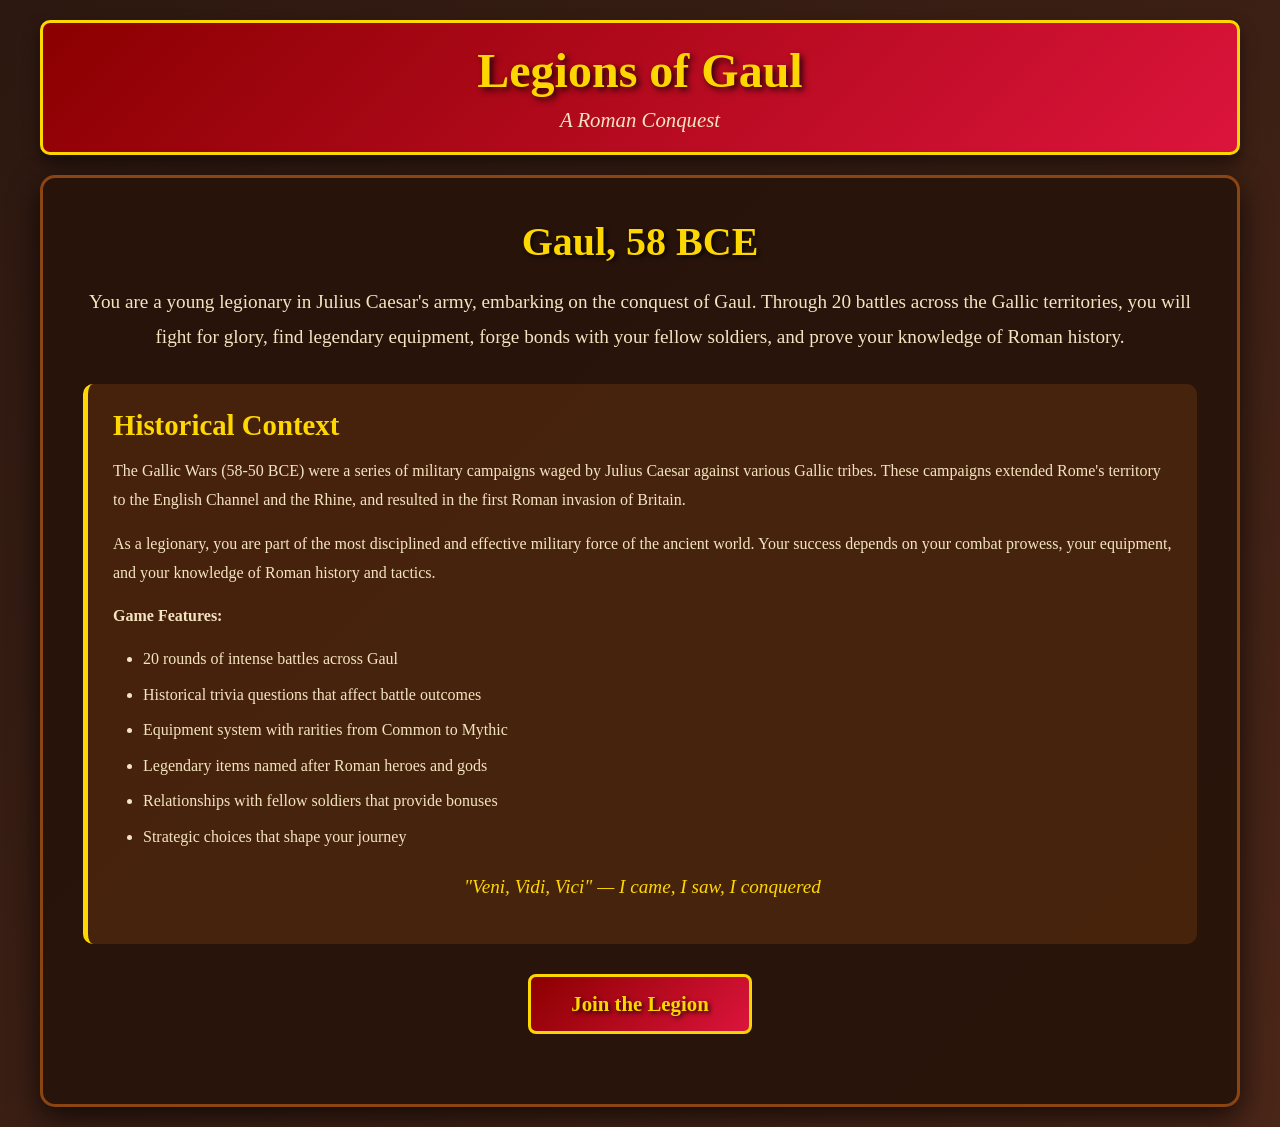
<file: roman-soldier.html>
<!DOCTYPE html>
<html lang="en">
<head>
    <meta charset="UTF-8">
    <meta name="viewport" content="width=device-width, initial-scale=1.0">
    <title>Legions of Gaul: A Roman Conquest</title>
    <link rel="stylesheet" href="roman-soldier.css">
</head>
<body>
    <div class="game-container">
        <header>
            <h1>Legions of Gaul</h1>
            <p class="subtitle">A Roman Conquest</p>
        </header>

        <!-- Start Screen -->
        <div class="game-screen" id="startScreen">
            <div class="welcome-box">
                <h2>Gaul, 58 BCE</h2>
                <p class="intro-text">You are a young legionary in Julius Caesar's army, embarking on the conquest of Gaul. Through 20 battles across the Gallic territories, you will fight for glory, find legendary equipment, forge bonds with your fellow soldiers, and prove your knowledge of Roman history.</p>

                <div class="historical-context">
                    <h3>Historical Context</h3>
                    <p>The Gallic Wars (58-50 BCE) were a series of military campaigns waged by Julius Caesar against various Gallic tribes. These campaigns extended Rome's territory to the English Channel and the Rhine, and resulted in the first Roman invasion of Britain.</p>

                    <p>As a legionary, you are part of the most disciplined and effective military force of the ancient world. Your success depends on your combat prowess, your equipment, and your knowledge of Roman history and tactics.</p>

                    <p><strong>Game Features:</strong></p>
                    <ul>
                        <li>20 rounds of intense battles across Gaul</li>
                        <li>Historical trivia questions that affect battle outcomes</li>
                        <li>Equipment system with rarities from Common to Mythic</li>
                        <li>Legendary items named after Roman heroes and gods</li>
                        <li>Relationships with fellow soldiers that provide bonuses</li>
                        <li>Strategic choices that shape your journey</li>
                    </ul>

                    <p class="instruction"><em>"Veni, Vidi, Vici" — I came, I saw, I conquered</em></p>
                </div>

                <button class="btn-primary" onclick="game.startGame()">Join the Legion</button>
            </div>
        </div>

        <!-- Game Screen -->
        <div class="game-screen hidden" id="gameScreen">
            <div class="status-bar">
                <div class="stat">
                    <span class="stat-label">Battle:</span>
                    <span class="stat-value" id="round">1</span>/20
                </div>
                <div class="stat-tooltip">
                    <span class="stat-label">Health:</span>
                    <div class="stat-bar">
                        <div class="stat-fill health-fill" id="healthFill" style="width: 100%"></div>
                    </div>
                    <span class="stat-value" id="health">100</span>
                </div>
                <div class="stat-tooltip">
                    <span class="stat-label">Honor:</span>
                    <div class="stat-bar">
                        <div class="stat-fill honor-fill" id="honorFill" style="width: 100%"></div>
                    </div>
                    <span class="stat-value" id="honor">50</span>
                </div>
                <div class="stat">
                    <span class="stat-label">Level:</span>
                    <span class="stat-value" id="level">1</span>
                    <div class="xp-progress-container">
                        <div class="xp-bar-outer">
                            <div class="xp-bar-fill" id="xpBarFill" style="width: 0%"></div>
                            <div class="xp-text" id="xpText">0/100 XP</div>
                        </div>
                    </div>
                </div>
                <div class="stat">
                    <span class="stat-label">Roman Knowledge:</span>
                    <span class="stat-value knowledge-score" id="knowledgeScore">0</span>
                    <div style="font-size: 0.8em; color: #f4e4c1;">Correct Answers</div>
                </div>
                <div class="stat">
                    <span class="stat-label">Gold:</span>
                    <span class="stat-value" id="gold">100</span>
                </div>
            </div>

            <!-- Equipment Display -->
            <div class="equipment-panel">
                <h3>Equipment</h3>
                <div class="equipment-grid">
                    <div class="equipment-slot" id="helmetSlot">
                        <span class="equipment-label">Helmet:</span>
                        <span class="equipment-item common" id="helmet">Iron Helmet</span>
                    </div>
                    <div class="equipment-slot" id="chestSlot">
                        <span class="equipment-label">Chest:</span>
                        <span class="equipment-item common" id="chest">Leather Cuirass</span>
                    </div>
                    <div class="equipment-slot" id="legsSlot">
                        <span class="equipment-label">Legs:</span>
                        <span class="equipment-item common" id="legs">Simple Greaves</span>
                    </div>
                    <div class="equipment-slot" id="weaponSlot">
                        <span class="equipment-label">Weapon:</span>
                        <span class="equipment-item common" id="weapon">Gladius</span>
                    </div>
                    <div class="equipment-slot" id="shieldSlot">
                        <span class="equipment-label">Shield:</span>
                        <span class="equipment-item common" id="shield">Wooden Scutum</span>
                    </div>
                </div>
            </div>

            <!-- Companions Display -->
            <div class="companions-panel">
                <h3>Companions</h3>
                <div class="companions-grid" id="companionsGrid"></div>
            </div>

            <!-- Action Buttons -->
            <div style="text-align: center; margin: 20px 0; display: flex; gap: 15px; justify-content: center; flex-wrap: wrap;">
                <button class="btn-action" onclick="game.showShop()" style="background: linear-gradient(135deg, #8b6914 0%, #daa520 100%); font-size: 1.1em; padding: 12px 25px;">
                    🏪 Visit Merchant
                </button>
                <button class="btn-action" onclick="game.showHorses()" style="background: linear-gradient(135deg, #654321 0%, #8b7355 100%); font-size: 1.1em; padding: 12px 25px;">
                    🐴 Buy Horse
                </button>
                <button class="btn-action" onclick="game.readLetters()" style="background: linear-gradient(135deg, #4a5568 0%, #718096 100%); font-size: 1.1em; padding: 12px 25px;">
                    📜 Letters from Home
                </button>
            </div>

            <!-- Desertion Button (subtle, in corner) -->
            <div style="position: fixed; bottom: 20px; right: 20px; z-index: 10;">
                <button onclick="game.desert()" style="background: rgba(60, 20, 20, 0.7); color: #888; border: 1px solid #555; padding: 8px 15px; border-radius: 5px; font-size: 0.85em; cursor: pointer; font-family: 'Georgia', serif; transition: all 0.3s ease;" onmouseover="this.style.background='rgba(80, 20, 20, 0.9)'; this.style.color='#dc143c';" onmouseout="this.style.background='rgba(60, 20, 20, 0.7)'; this.style.color='#888';">
                    Abandon Legion
                </button>
            </div>

            <div class="main-content">
                <div class="story-panel">
                    <h2 id="battleTitle">Battle Title</h2>
                    <div class="battle-info">
                        <span class="battle-location" id="battleLocation">Location</span>
                    </div>
                    <div class="story-text" id="storyText"></div>
                </div>

                <!-- Question Panel -->
                <div class="question-panel hidden" id="questionPanel">
                    <h3>Test Your Knowledge!</h3>
                    <p class="question-intro">Answer these historical questions to determine your battle performance:</p>
                    <div class="question-container" id="questionContainer"></div>
                    <button class="btn-primary" id="submitAnswers" onclick="game.submitAnswers()">Enter Battle!</button>
                </div>

                <!-- Battle Result Panel -->
                <div class="result-panel hidden" id="resultPanel">
                    <div class="result-text" id="resultText"></div>
                    <div class="loot-panel hidden" id="lootPanel">
                        <h3>Spoils of War</h3>
                        <div id="lootItems"></div>
                    </div>
                    <button class="btn-continue" onclick="game.nextRound()">Continue Campaign</button>
                </div>

                <!-- Choice Panel -->
                <div class="choices-panel hidden" id="choicesPanel">
                    <h3>What will you do?</h3>
                    <div class="choices" id="choices"></div>
                </div>
            </div>
        </div>

        <!-- End Screen -->
        <div class="game-screen hidden" id="endScreen">
            <div class="end-box">
                <h2>The Campaign Ends</h2>
                <div id="endingText" class="ending-text"></div>

                <div class="final-stats">
                    <h3>Your Legacy</h3>
                    <div class="stat-row">
                        <span>Final Level:</span>
                        <span id="finalLevel">0</span>
                    </div>
                    <div class="stat-row">
                        <span>Honor Earned:</span>
                        <span id="finalHonor">0</span>
                    </div>
                    <div class="stat-row">
                        <span>Gold Accumulated:</span>
                        <span id="finalGold">0</span>
                    </div>
                    <div class="stat-row">
                        <span>Roman Knowledge Score:</span>
                        <span id="finalKnowledge" style="color: #ffd700; font-weight: bold;">0</span>
                    </div>
                    <div class="stat-row">
                        <span>Questions Answered Correctly:</span>
                        <span id="finalCorrect">0</span>/<span id="finalTotal">0</span>
                    </div>
                    <div class="stat-row">
                        <span>Legendary Items Found:</span>
                        <span id="finalLegendary">0</span>
                    </div>
                </div>

                <div class="final-equipment">
                    <h3>Final Equipment</h3>
                    <div id="finalEquipment"></div>
                </div>

                <div class="historical-truth">
                    <h3>Historical Reflection</h3>
                    <p><strong>The Gallic Wars (58-50 BCE):</strong> Julius Caesar's conquest of Gaul was one of the most significant military campaigns in Roman history. It resulted in the deaths of an estimated 1 million Gauls and the enslavement of another million.</p>

                    <p><strong>The Roman Legion:</strong> At its height, a Roman legion consisted of about 5,000 heavily armed infantry. Legionaries were professional soldiers who served for 25 years, receiving training, equipment, and a pension upon retirement.</p>

                    <p><strong>Impact:</strong> The conquest of Gaul secured Rome's northern frontier, brought immense wealth to Rome, and established Caesar as the most powerful man in the Republic. It also set the stage for the Roman Civil War and the end of the Roman Republic.</p>

                    <p><strong>Legacy:</strong> The Romanization of Gaul profoundly shaped European history. Modern France, Belgium, and parts of Germany, Switzerland, and the Netherlands still bear the cultural and linguistic marks of Roman conquest.</p>
                </div>

                <button class="btn-primary" onclick="location.reload()">Begin New Campaign</button>
            </div>
        </div>

        <!-- Shop Modal -->
        <div class="modal hidden" id="shopModal">
            <div class="modal-content" style="max-width: 800px;">
                <h2 style="color: #ffd700; text-align: center; margin-bottom: 20px;">🏪 Merchant's Wares</h2>
                <p style="text-align: center; margin-bottom: 20px;">Your Gold: <span style="color: #ffd700; font-weight: bold; font-size: 1.3em;" id="shopGold">0</span></p>
                <div id="shopItems" style="display: grid; grid-template-columns: repeat(auto-fit, minmax(200px, 1fr)); gap: 15px;"></div>
                <button class="btn-primary" onclick="game.closeShop()" style="margin-top: 20px;">Close Shop</button>
            </div>
        </div>

        <!-- Horse Modal -->
        <div class="modal hidden" id="horseModal">
            <div class="modal-content" style="max-width: 800px;">
                <h2 style="color: #ffd700; text-align: center; margin-bottom: 20px;">🐴 Horse Trader</h2>
                <p style="text-align: center; margin-bottom: 10px;">Your Gold: <span style="color: #ffd700; font-weight: bold; font-size: 1.3em;" id="horseGold">0</span></p>
                <p id="currentHorseDisplay" style="text-align: center; margin-bottom: 20px; color: #4dff4d; font-weight: bold;"></p>
                <div id="horseItems" style="display: grid; grid-template-columns: repeat(auto-fit, minmax(250px, 1fr)); gap: 15px;"></div>
                <button class="btn-primary" onclick="game.closeHorses()" style="margin-top: 20px;">Close</button>
            </div>
        </div>

        <!-- Letters Modal -->
        <div class="modal hidden" id="lettersModal">
            <div class="modal-content" style="max-width: 700px;">
                <h2 style="color: #ffd700; text-align: center; margin-bottom: 20px;">📜 Letters from Home</h2>
                <p style="text-align: center; margin-bottom: 20px; font-style: italic; color: #f4e4c1;">Messages from your life before the legions...</p>
                <div id="lettersList" style="display: flex; flex-direction: column; gap: 15px;"></div>
                <button class="btn-primary" onclick="game.closeLetters()" style="margin-top: 20px;">Close</button>
            </div>
        </div>

        <!-- Letter Detail Modal -->
        <div class="modal hidden" id="letterDetailModal">
            <div class="modal-content" style="max-width: 600px;">
                <h2 id="letterTitle" style="color: #ffd700; text-align: center; margin-bottom: 20px;"></h2>
                <div id="letterContent" style="background: rgba(139, 69, 19, 0.3); padding: 20px; border-radius: 10px; border-left: 5px solid #ffd700; margin-bottom: 20px; white-space: pre-line; line-height: 1.8;"></div>
                <div id="letterContext" style="background: rgba(40, 20, 10, 0.5); padding: 15px; border-radius: 8px; margin-bottom: 20px; border-left: 3px solid #4dff4d;">
                    <strong style="color: #4dff4d;">📚 Historical Context:</strong>
                    <p style="margin-top: 10px; line-height: 1.6;" id="letterContextText"></p>
                </div>
                <button class="btn-primary" onclick="game.closeLetterDetail()">Close Letter</button>
            </div>
        </div>
    </div>

    <script src="roman-soldier.js"></script>
</body>
</html>
</file>
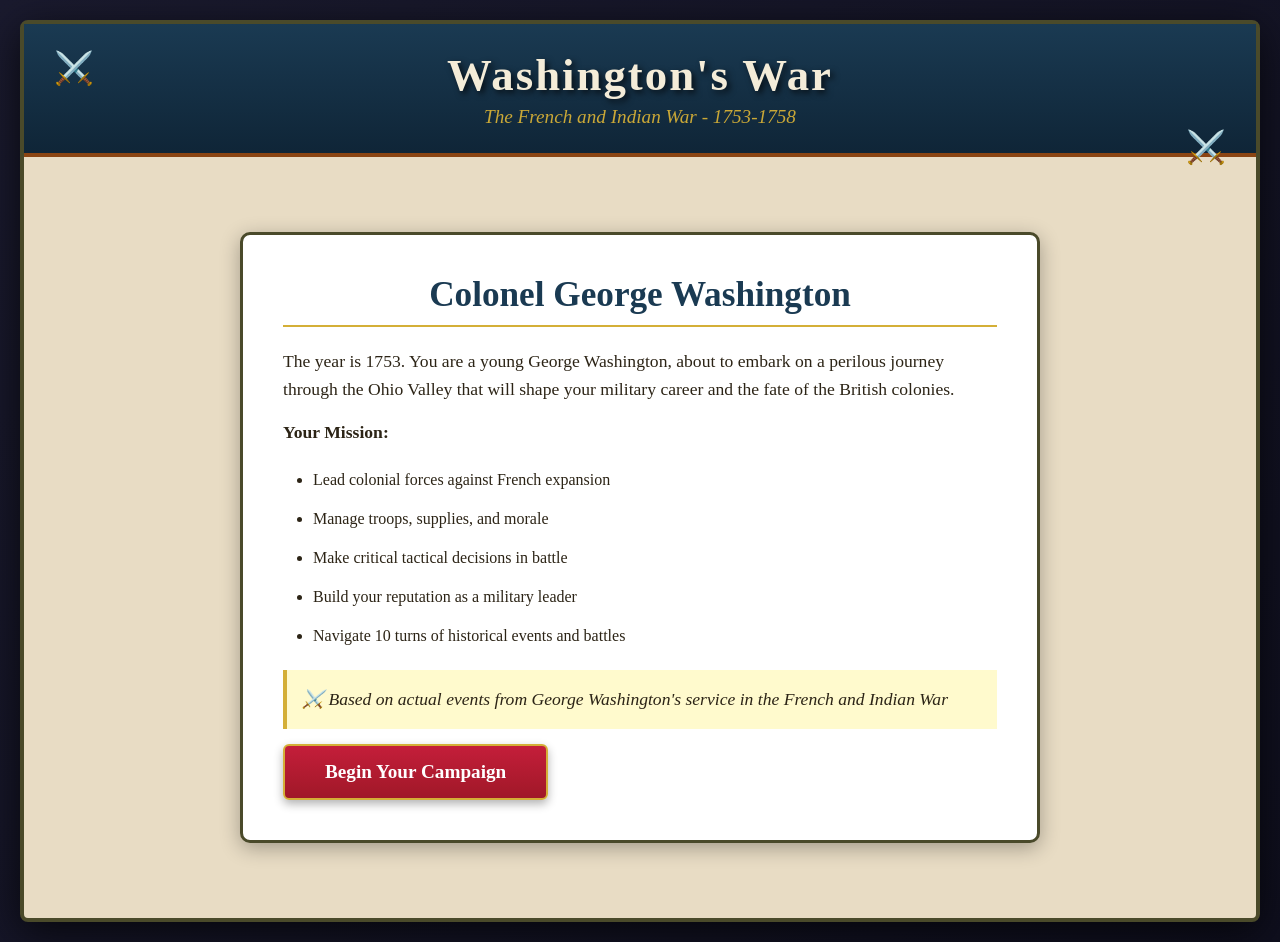
<file: washington.html>
<!DOCTYPE html>
<html lang="en">
<head>
    <meta charset="UTF-8">
    <meta name="viewport" content="width=device-width, initial-scale=1.0">
    <title>Washington's French and Indian War - 1753-1758</title>
    <link rel="stylesheet" href="washington.css">
</head>
<body>
    <div class="game-container">
        <header>
            <h1>Washington's War</h1>
            <p class="subtitle">The French and Indian War - 1753-1758</p>
        </header>

        <div class="game-screen" id="startScreen">
            <div class="welcome-box">
                <h2>Colonel George Washington</h2>
                <p>The year is 1753. You are a young George Washington, about to embark on a perilous journey through the Ohio Valley that will shape your military career and the fate of the British colonies.</p>
                <p><strong>Your Mission:</strong></p>
                <ul>
                    <li>Lead colonial forces against French expansion</li>
                    <li>Manage troops, supplies, and morale</li>
                    <li>Make critical tactical decisions in battle</li>
                    <li>Build your reputation as a military leader</li>
                    <li>Navigate 10 turns of historical events and battles</li>
                </ul>
                <p class="historical-note">⚔️ Based on actual events from George Washington's service in the French and Indian War</p>
                <button class="btn-primary" onclick="game.startGame()">Begin Your Campaign</button>
            </div>
        </div>

        <div class="game-screen hidden" id="gameScreen">
            <div class="status-bar">
                <div class="stat">
                    <span class="stat-label">Turn:</span>
                    <span class="stat-value" id="round">1</span>/10
                </div>
                <div class="stat">
                    <span class="stat-label">Season/Year:</span>
                    <span class="stat-value" id="period">Winter 1753</span>
                </div>
                <div class="stat troops">
                    <span class="stat-label">👥 Troops:</span>
                    <span class="stat-value" id="troops">100</span>
                </div>
                <div class="stat supplies">
                    <span class="stat-label">📦 Supplies:</span>
                    <span class="stat-value" id="supplies">100</span>
                </div>
                <div class="stat morale">
                    <span class="stat-label">⚔️ Morale:</span>
                    <span class="stat-value" id="morale">75</span>%
                </div>
                <div class="stat reputation">
                    <span class="stat-label">🎖️ Reputation:</span>
                    <span class="stat-value" id="reputation">50</span>
                </div>
            </div>

            <div class="main-content">
                <div class="event-panel">
                    <h2 id="eventTitle">Historical Event</h2>
                    <div class="event-description" id="eventDescription"></div>
                    <div class="situation-report" id="situationReport"></div>
                </div>

                <div class="decision-panel" id="decisionPanel">
                    <h3>Your Decision</h3>
                    <p class="decision-prompt" id="decisionPrompt">What will you do?</p>
                    <div class="decision-buttons" id="decisionButtons">
                        <!-- Decision buttons will be populated by JavaScript -->
                    </div>
                </div>

                <div class="intel-panel">
                    <h3>Intelligence Report</h3>
                    <div class="intel-grid">
                        <div class="intel-item">
                            <span class="intel-label">Enemy Forces:</span>
                            <span class="intel-value" id="enemyForces">Unknown</span>
                        </div>
                        <div class="intel-item">
                            <span class="intel-label">Terrain:</span>
                            <span class="intel-value" id="terrain">Wilderness</span>
                        </div>
                        <div class="intel-item">
                            <span class="intel-label">Weather:</span>
                            <span class="intel-value" id="weather">Fair</span>
                        </div>
                        <div class="intel-item">
                            <span class="intel-label">Native Relations:</span>
                            <span class="intel-value" id="nativeRelations">Neutral</span>
                        </div>
                    </div>
                </div>

                <div class="log-panel">
                    <h3>Campaign Log</h3>
                    <div class="log-messages" id="logMessages">
                        <div class="log-entry">Your campaign begins, Colonel Washington...</div>
                    </div>
                </div>
            </div>
        </div>

        <div class="game-screen hidden" id="endScreen">
            <div class="end-box">
                <h2 id="endTitle">Campaign Complete!</h2>
                <div id="endMessage"></div>
                <div class="final-stats">
                    <h3>Final Statistics</h3>
                    <p>Remaining Troops: <span id="finalTroops"></span></p>
                    <p>Final Morale: <span id="finalMorale"></span>%</p>
                    <p>Final Reputation: <span id="finalReputation"></span></p>
                    <p>Battles Won: <span id="battlesWon"></span></p>
                    <p>Overall Grade: <span id="finalGrade"></span></p>
                </div>
                <div class="historical-outcome">
                    <h3>Historical Context</h3>
                    <p id="historicalContext"></p>
                </div>
                <button class="btn-primary" onclick="location.reload()">Play Again</button>
            </div>
        </div>
    </div>

    <script src="washington.js"></script>
</body>
</html>
</file>
<file: styles.css>
/* Colonial-themed styling for John Hancock's Trading Empire */

* {
    margin: 0;
    padding: 0;
    box-sizing: border-box;
}

body {
    font-family: 'Georgia', 'Times New Roman', serif;
    background: linear-gradient(135deg, #2c1810 0%, #1a0f08 100%);
    color: #2c2416;
    min-height: 100vh;
    padding: 20px;
}

.game-container {
    max-width: 1400px;
    margin: 0 auto;
    background: #f4ecd8;
    border: 3px solid #8b4513;
    border-radius: 8px;
    box-shadow: 0 10px 30px rgba(0, 0, 0, 0.5);
}

header {
    background: linear-gradient(to bottom, #1a3a52, #0f2537);
    color: #f4ecd8;
    padding: 20px;
    text-align: center;
    border-bottom: 3px solid #8b4513;
}

header h1 {
    font-size: 2.5em;
    margin-bottom: 5px;
    text-shadow: 2px 2px 4px rgba(0, 0, 0, 0.5);
}

.subtitle {
    font-style: italic;
    opacity: 0.9;
    font-size: 1.1em;
}

.vocab-btn {
    position: absolute;
    top: 20px;
    right: 20px;
    padding: 10px 20px;
    background: linear-gradient(to bottom, #8b4513, #6b3410);
    color: #f4ecd8;
    border: 2px solid #5a2a0a;
    border-radius: 5px;
    cursor: pointer;
    font-family: Georgia, serif;
    font-size: 0.9em;
    transition: all 0.3s;
    box-shadow: 0 4px 6px rgba(0, 0, 0, 0.3);
}

.vocab-btn:hover {
    background: linear-gradient(to bottom, #a05520, #8b4513);
    transform: translateY(-2px);
    box-shadow: 0 6px 12px rgba(0, 0, 0, 0.4);
}

header {
    position: relative;
}

.game-screen {
    padding: 20px;
}

.hidden {
    display: none !important;
}

/* Welcome Screen */
.welcome-box, .end-box {
    max-width: 700px;
    margin: 40px auto;
    background: #fff;
    padding: 40px;
    border: 2px solid #8b4513;
    border-radius: 8px;
    box-shadow: 0 4px 10px rgba(0, 0, 0, 0.2);
}

.welcome-box h2, .end-box h2 {
    color: #1a3a52;
    margin-bottom: 20px;
    font-size: 2em;
}

.welcome-box p, .end-box p {
    margin-bottom: 15px;
    line-height: 1.6;
}

.welcome-box ul {
    margin: 15px 0 25px 25px;
    line-height: 1.8;
}

/* Status Bar */
.status-bar {
    display: flex;
    justify-content: space-around;
    background: linear-gradient(to bottom, #1a3a52, #0f2537);
    color: #f4ecd8;
    padding: 15px;
    border-radius: 5px;
    margin-bottom: 20px;
    flex-wrap: wrap;
    gap: 15px;
    box-shadow: 0 4px 8px rgba(0, 0, 0, 0.3), inset 0 1px 0 rgba(255, 255, 255, 0.1);
    border: 1px solid #0a1a28;
}

.stat {
    display: flex;
    flex-direction: column;
    align-items: center;
    min-width: 120px;
    padding: 10px;
    background: rgba(0, 0, 0, 0.2);
    border-radius: 5px;
    border: 1px solid rgba(255, 255, 255, 0.1);
}

.stat-label {
    font-size: 0.9em;
    opacity: 0.8;
    margin-bottom: 5px;
}

.stat-value {
    font-size: 1.5em;
    font-weight: bold;
    color: #ffeb3b;
    text-shadow: 1px 1px 2px rgba(0, 0, 0, 0.8);
}

/* Main Content Layout */
.main-content {
    display: grid;
    grid-template-columns: 2fr 1fr;
    gap: 20px;
}

.event-panel {
    grid-column: 1 / -1;
    background: #fff;
    padding: 20px;
    border: 2px solid #8b4513;
    border-radius: 5px;
    box-shadow: 0 6px 12px rgba(0, 0, 0, 0.15), inset 0 1px 0 rgba(255, 255, 255, 0.8);
}

.event-panel h2 {
    color: #8b0000;
    margin-bottom: 15px;
    font-size: 1.8em;
}

.event-description {
    background: #fffaf0;
    padding: 15px;
    border-left: 4px solid #8b4513;
    margin-bottom: 15px;
    line-height: 1.6;
}

.economic-impact {
    background: #fff3cd;
    padding: 15px;
    border-left: 4px solid #ffc107;
    line-height: 1.6;
}

.economic-impact strong {
    color: #856404;
}

/* Market Panel */
.market-panel {
    background: #fff;
    padding: 20px;
    border: 2px solid #8b4513;
    border-radius: 5px;
    box-shadow: 0 6px 12px rgba(0, 0, 0, 0.15), inset 0 1px 0 rgba(255, 255, 255, 0.8);
}

.market-panel h3 {
    color: #1a3a52;
    margin-bottom: 15px;
    display: flex;
    justify-content: space-between;
    align-items: center;
}

.pulse {
    color: #dc3545;
    animation: pulse 2s infinite;
}

@keyframes pulse {
    0%, 100% { opacity: 0.5; }
    50% { opacity: 1; }
}

.price-ticker {
    display: flex;
    flex-direction: column;
    gap: 10px;
}

.commodity {
    display: flex;
    justify-content: space-between;
    align-items: center;
    padding: 12px;
    background: #f8f9fa;
    border-radius: 5px;
    border-left: 4px solid #1a3a52;
    box-shadow: 0 2px 4px rgba(0, 0, 0, 0.1);
    transition: all 0.2s;
}

.commodity:hover {
    transform: translateX(3px);
    box-shadow: 0 4px 8px rgba(0, 0, 0, 0.15);
}

.commodity-name {
    font-weight: bold;
    flex: 1;
}

.price {
    font-size: 1.2em;
    color: #155724;
    font-weight: bold;
    margin: 0 10px;
}

.trend {
    font-size: 1.5em;
    width: 30px;
    text-align: center;
}

.trend.up {
    color: #28a745;
}

.trend.down {
    color: #dc3545;
}

/* Inventory Panel */
.inventory-panel {
    background: #fff;
    padding: 20px;
    border: 2px solid #8b4513;
    border-radius: 5px;
    box-shadow: 0 6px 12px rgba(0, 0, 0, 0.15), inset 0 1px 0 rgba(255, 255, 255, 0.8);
}

.inventory-panel h3 {
    color: #1a3a52;
    margin-bottom: 15px;
}

.inventory-grid {
    display: flex;
    flex-direction: column;
    gap: 10px;
}

.inventory-item {
    display: flex;
    justify-content: space-between;
    padding: 10px;
    background: #f8f9fa;
    border-radius: 5px;
    box-shadow: 0 2px 4px rgba(0, 0, 0, 0.1);
}

.item-name {
    font-weight: bold;
}

.item-qty {
    background: #1a3a52;
    color: #ffeb3b;
    padding: 2px 12px;
    border-radius: 3px;
    font-weight: bold;
    text-shadow: 1px 1px 2px rgba(0, 0, 0, 0.8);
    box-shadow: 0 2px 4px rgba(0, 0, 0, 0.3);
}

/* Action Panel */
.action-panel {
    grid-column: 1 / -1;
    background: #fff;
    padding: 20px;
    border: 2px solid #8b4513;
    border-radius: 5px;
    box-shadow: 0 6px 12px rgba(0, 0, 0, 0.15), inset 0 1px 0 rgba(255, 255, 255, 0.8);
}

.action-panel h3 {
    color: #1a3a52;
    margin-bottom: 15px;
}

.action-buttons {
    display: flex;
    gap: 15px;
    flex-wrap: wrap;
}

.btn-action {
    flex: 1;
    min-width: 150px;
    padding: 15px 20px;
    background: linear-gradient(to bottom, #1a3a52, #0f2537);
    color: #f4ecd8;
    border: 2px solid #0a1a28;
    border-radius: 5px;
    font-size: 1em;
    font-family: Georgia, serif;
    cursor: pointer;
    transition: all 0.3s;
    position: relative;
    box-shadow: 0 4px 6px rgba(0, 0, 0, 0.3), inset 0 1px 0 rgba(255, 255, 255, 0.1);
}

.btn-action:hover {
    background: linear-gradient(to bottom, #2a4a62, #1a3a52);
    transform: translateY(-2px);
    box-shadow: 0 6px 12px rgba(0, 0, 0, 0.4), inset 0 1px 0 rgba(255, 255, 255, 0.2);
}

.btn-action:active {
    transform: translateY(0);
    box-shadow: 0 2px 4px rgba(0, 0, 0, 0.3), inset 0 1px 3px rgba(0, 0, 0, 0.3);
}

.btn-advance {
    background: linear-gradient(to bottom, #8b0000, #6b0000);
    flex: 2;
    border-color: #5a0000;
}

.btn-advance:hover {
    background: linear-gradient(to bottom, #a50000, #8b0000);
}

.risky {
    color: #ffeb3b;
    font-size: 0.85em;
    text-shadow: 1px 1px 2px rgba(0, 0, 0, 0.8);
}

/* Log Panel */
.log-panel {
    grid-column: 1 / -1;
    background: #2c2416;
    color: #f4ecd8;
    padding: 20px;
    border: 2px solid #8b4513;
    border-radius: 5px;
    max-height: 200px;
    overflow-y: auto;
}

.log-panel h3 {
    color: #ffeb3b;
    margin-bottom: 10px;
    text-shadow: 1px 1px 2px rgba(0, 0, 0, 0.8);
}

.log-messages {
    display: flex;
    flex-direction: column-reverse;
}

.log-entry {
    padding: 8px;
    margin-bottom: 5px;
    border-left: 3px solid #8b4513;
    background: rgba(139, 69, 19, 0.2);
    border-radius: 3px;
    line-height: 1.4;
}

.log-entry.profit {
    border-left-color: #28a745;
    color: #90ee90;
}

.log-entry.loss {
    border-left-color: #dc3545;
    color: #ffb3b3;
}

.log-entry.warning {
    border-left-color: #ffc107;
    color: #ffe066;
}

/* Buttons */
.btn-primary, .btn-secondary {
    padding: 15px 40px;
    font-size: 1.2em;
    border: none;
    border-radius: 5px;
    cursor: pointer;
    font-family: Georgia, serif;
    transition: all 0.3s;
}

.btn-primary {
    background: #8b0000;
    color: #f4ecd8;
}

.btn-primary:hover {
    background: #a50000;
    transform: translateY(-2px);
    box-shadow: 0 4px 8px rgba(0, 0, 0, 0.3);
}

.btn-secondary {
    background: #6c757d;
    color: #fff;
    margin-top: 10px;
}

.btn-secondary:hover {
    background: #5a6268;
}

/* Modal */
.modal {
    position: fixed;
    top: 0;
    left: 0;
    width: 100%;
    height: 100%;
    background: rgba(0, 0, 0, 0.7);
    display: flex;
    justify-content: center;
    align-items: center;
    z-index: 1000;
}

.modal-content {
    background: #f4ecd8;
    padding: 30px;
    border: 3px solid #8b4513;
    border-radius: 8px;
    max-width: 600px;
    width: 90%;
    max-height: 80vh;
    overflow-y: auto;
}

.modal-content h3 {
    color: #1a3a52;
    margin-bottom: 20px;
}

.trade-option, .smuggle-option {
    background: #fff;
    padding: 15px;
    margin-bottom: 15px;
    border: 2px solid #8b4513;
    border-radius: 5px;
}

.trade-option h4, .smuggle-option h4 {
    color: #8b0000;
    margin-bottom: 10px;
}

.trade-controls {
    display: flex;
    gap: 10px;
    align-items: center;
    margin-top: 10px;
}

.trade-controls input {
    flex: 1;
    padding: 8px;
    border: 2px solid #8b4513;
    border-radius: 3px;
    font-size: 1em;
}

.trade-controls button {
    padding: 10px 20px;
    background: #1a3a52;
    color: #f4ecd8;
    border: none;
    border-radius: 5px;
    cursor: pointer;
    font-family: Georgia, serif;
}

.trade-controls button:hover {
    background: #2a4a62;
}

.warning {
    color: #856404;
    background: #fff3cd;
    padding: 10px;
    border-left: 4px solid #ffc107;
    margin-bottom: 15px;
}

/* Final Stats */
.final-stats {
    background: #fff;
    padding: 20px;
    border: 2px solid #8b4513;
    border-radius: 5px;
    margin: 20px 0;
    box-shadow: 0 6px 12px rgba(0, 0, 0, 0.15), inset 0 1px 0 rgba(255, 255, 255, 0.8);
}

.final-stats h3 {
    color: #1a3a52;
    margin-bottom: 15px;
}

.final-stats p {
    margin: 10px 0;
    font-size: 1.2em;
}

.final-stats span {
    font-weight: bold;
    color: #8b0000;
}

/* Grade Display */
.grade-display {
    background: linear-gradient(135deg, #1a3a52 0%, #0f2537 100%);
    padding: 30px;
    border: 3px solid #8b4513;
    border-radius: 8px;
    margin: 20px 0;
    text-align: center;
    box-shadow: 0 8px 16px rgba(0, 0, 0, 0.3), inset 0 1px 0 rgba(255, 255, 255, 0.1);
}

.grade-letter {
    font-size: 6em;
    font-weight: bold;
    color: #ffeb3b;
    text-shadow: 3px 3px 6px rgba(0, 0, 0, 0.8), 0 0 20px rgba(255, 235, 59, 0.5);
    margin: 10px 0;
    line-height: 1;
}

.grade-letter.grade-s {
    color: #ffd700;
    text-shadow: 3px 3px 6px rgba(0, 0, 0, 0.8), 0 0 30px rgba(255, 215, 0, 0.8);
}

.grade-letter.grade-a {
    color: #4caf50;
    text-shadow: 3px 3px 6px rgba(0, 0, 0, 0.8), 0 0 20px rgba(76, 175, 80, 0.6);
}

.grade-letter.grade-b {
    color: #8bc34a;
    text-shadow: 3px 3px 6px rgba(0, 0, 0, 0.8), 0 0 20px rgba(139, 195, 74, 0.6);
}

.grade-letter.grade-c {
    color: #ff9800;
    text-shadow: 3px 3px 6px rgba(0, 0, 0, 0.8), 0 0 20px rgba(255, 152, 0, 0.6);
}

.grade-letter.grade-d {
    color: #ff5722;
    text-shadow: 3px 3px 6px rgba(0, 0, 0, 0.8), 0 0 20px rgba(255, 87, 34, 0.6);
}

.grade-letter.grade-f {
    color: #f44336;
    text-shadow: 3px 3px 6px rgba(0, 0, 0, 0.8), 0 0 20px rgba(244, 67, 54, 0.6);
}

.grade-title {
    color: #f4ecd8;
    font-size: 1.8em;
    margin-bottom: 10px;
    text-shadow: 1px 1px 2px rgba(0, 0, 0, 0.8);
}

.grade-description {
    color: #f4ecd8;
    font-size: 1.2em;
    font-style: italic;
    margin-top: 10px;
    text-shadow: 1px 1px 2px rgba(0, 0, 0, 0.8);
}

.high-score-display {
    background: rgba(139, 69, 19, 0.3);
    padding: 15px;
    border: 2px solid #8b4513;
    border-radius: 5px;
    margin: 20px 0;
}

.high-score-display h4 {
    color: #1a3a52;
    margin-bottom: 10px;
    font-size: 1.4em;
}

.high-score-item {
    display: flex;
    justify-content: space-between;
    padding: 8px;
    margin: 5px 0;
    background: rgba(255, 255, 255, 0.7);
    border-radius: 3px;
    font-size: 1.1em;
}

.high-score-label {
    font-weight: bold;
    color: #1a3a52;
}

.high-score-value {
    color: #8b0000;
    font-weight: bold;
}

.new-record {
    background: linear-gradient(90deg, #ffd700, #ffed4e, #ffd700);
    color: #1a3a52;
    padding: 10px;
    border-radius: 5px;
    text-align: center;
    font-weight: bold;
    font-size: 1.3em;
    margin: 15px 0;
    animation: shimmer 2s infinite;
    box-shadow: 0 4px 8px rgba(0, 0, 0, 0.3);
}

@keyframes shimmer {
    0%, 100% { box-shadow: 0 4px 8px rgba(0, 0, 0, 0.3); }
    50% { box-shadow: 0 6px 16px rgba(255, 215, 0, 0.6); }
}

/* Vocabulary Modal */
.vocab-modal {
    max-width: 900px !important;
    max-height: 85vh;
}

.vocab-grid {
    display: grid;
    grid-template-columns: repeat(auto-fill, minmax(250px, 1fr));
    gap: 15px;
    margin-top: 20px;
}

.vocab-term {
    background: #fff;
    padding: 15px;
    border: 2px solid #8b4513;
    border-radius: 5px;
    box-shadow: 0 2px 4px rgba(0, 0, 0, 0.1);
    transition: all 0.2s;
}

.vocab-term:hover {
    transform: translateY(-3px);
    box-shadow: 0 4px 8px rgba(0, 0, 0, 0.2);
    border-color: #1a3a52;
}

.vocab-term h4 {
    color: #8b0000;
    margin-bottom: 8px;
    font-size: 1.1em;
    border-bottom: 2px solid #8b4513;
    padding-bottom: 5px;
}

.vocab-term p {
    color: #2c2416;
    line-height: 1.5;
    font-size: 0.95em;
}

/* Responsive Design */
@media (max-width: 968px) {
    .main-content {
        grid-template-columns: 1fr;
    }

    .action-buttons {
        flex-direction: column;
    }

    .btn-action {
        width: 100%;
    }

    header h1 {
        font-size: 1.8em;
    }

    .vocab-grid {
        grid-template-columns: 1fr;
    }

    .vocab-btn {
        position: static;
        margin-top: 15px;
        width: auto;
        display: inline-block;
    }
}

@media (max-width: 600px) {
    body {
        padding: 10px;
    }

    .status-bar {
        flex-direction: column;
    }

    .welcome-box, .end-box {
        padding: 20px;
    }
}
</file>
<file: fur-trade.css>
/* Rivers of Fortune: French Fur Trade Game - Styles */

* {
    margin: 0;
    padding: 0;
    box-sizing: border-box;
}

body {
    font-family: 'Georgia', 'Garamond', serif;
    background: linear-gradient(135deg, #1a3a1a 0%, #0f2a1f 100%);
    color: #e8e8e8;
    min-height: 100vh;
    padding: 20px;
}

.game-container {
    max-width: 1200px;
    margin: 0 auto;
}

header {
    text-align: center;
    margin-bottom: 30px;
    padding: 20px;
    background: rgba(255, 255, 255, 0.05);
    border-radius: 10px;
    border: 2px solid #6b8e23;
}

header h1 {
    font-size: 2.5em;
    color: #87ceeb;
    text-shadow: 2px 2px 4px rgba(0, 0, 0, 0.7);
    margin-bottom: 10px;
}

.subtitle {
    font-size: 1.2em;
    color: #98d98e;
    font-style: italic;
}

.vocab-btn {
    background: linear-gradient(135deg, #556b2f 0%, #3d5a1f 100%);
    color: #fff;
    border: 2px solid #87ceeb;
    padding: 10px 20px;
    font-size: 1em;
    border-radius: 8px;
    cursor: pointer;
    transition: all 0.3s ease;
    font-family: 'Georgia', serif;
    margin-top: 15px;
}

.vocab-btn:hover {
    background: linear-gradient(135deg, #6b8e23 0%, #556b2f 100%);
    transform: translateY(-2px);
    box-shadow: 0 5px 15px rgba(135, 206, 235, 0.3);
}

.game-screen {
    animation: fadeIn 0.5s ease-in;
}

.game-screen.hidden {
    display: none;
}

@keyframes fadeIn {
    from {
        opacity: 0;
        transform: translateY(20px);
    }
    to {
        opacity: 1;
        transform: translateY(0);
    }
}

/* Welcome Screen */
.welcome-box,
.end-box {
    background: rgba(15, 30, 20, 0.95);
    padding: 40px;
    border-radius: 15px;
    border: 3px solid #6b8e23;
    box-shadow: 0 10px 40px rgba(0, 0, 0, 0.7);
}

.welcome-box h2,
.end-box h2 {
    color: #87ceeb;
    font-size: 2em;
    margin-bottom: 20px;
}

.welcome-box p,
.end-box p {
    line-height: 1.8;
    margin-bottom: 15px;
    font-size: 1.1em;
}

.welcome-box ul {
    margin: 20px 0 20px 30px;
    line-height: 2;
}

.instruction {
    background: rgba(135, 206, 235, 0.1);
    padding: 15px;
    border-left: 4px solid #87ceeb;
    margin: 20px 0;
    font-style: italic;
}

/* Buttons */
.btn-primary,
.btn-secondary,
.btn-action,
.btn-advance,
.choice-btn {
    background: linear-gradient(135deg, #556b2f 0%, #3d5a1f 100%);
    color: #fff;
    border: 2px solid #87ceeb;
    padding: 15px 30px;
    font-size: 1.1em;
    border-radius: 8px;
    cursor: pointer;
    transition: all 0.3s ease;
    font-family: 'Georgia', serif;
    font-weight: bold;
    text-shadow: 1px 1px 2px rgba(0, 0, 0, 0.5);
}

.btn-primary:hover,
.btn-secondary:hover,
.btn-action:hover,
.btn-advance:hover,
.choice-btn:hover {
    background: linear-gradient(135deg, #6b8e23 0%, #556b2f 100%);
    transform: translateY(-2px);
    box-shadow: 0 5px 15px rgba(135, 206, 235, 0.4);
}

.btn-primary {
    display: block;
    margin: 30px auto 0;
    width: 300px;
}

.btn-secondary {
    background: linear-gradient(135deg, #4a6a3a 0%, #3a5a2a 100%);
}

/* Status Bar */
.status-bar {
    display: grid;
    grid-template-columns: repeat(auto-fit, minmax(150px, 1fr));
    gap: 15px;
    margin-bottom: 30px;
    padding: 20px;
    background: rgba(15, 30, 20, 0.8);
    border-radius: 10px;
    border: 2px solid #6b8e23;
}

.stat {
    text-align: center;
}

.stat-tooltip {
    background: rgba(0, 0, 0, 0.4);
    padding: 10px;
    border-radius: 8px;
}

.stat-label {
    display: block;
    font-size: 0.9em;
    color: #98d98e;
    margin-bottom: 5px;
    font-weight: bold;
}

.stat-value {
    font-size: 1.5em;
    color: #87ceeb;
    font-weight: bold;
}

.stat-bar {
    width: 100%;
    height: 20px;
    background: rgba(0, 0, 0, 0.5);
    border-radius: 10px;
    overflow: hidden;
    margin: 8px 0;
    border: 1px solid #555;
}

.stat-fill {
    height: 100%;
    transition: width 0.5s ease;
    border-radius: 10px;
}

.french-fill {
    background: linear-gradient(90deg, #4169e1 0%, #1e3a8a 100%);
}

.native-fill {
    background: linear-gradient(90deg, #cd853f 0%, #8b4513 100%);
}

.threat-fill {
    background: linear-gradient(90deg, #dc143c 0%, #8b0000 100%);
}

/* Main Content */
.main-content {
    display: grid;
    grid-template-columns: 2fr 1fr;
    gap: 20px;
}

.story-panel {
    grid-column: 1 / 2;
    grid-row: 1 / 2;
    background: rgba(15, 30, 20, 0.85);
    padding: 30px;
    border-radius: 10px;
    border: 2px solid #6b8e23;
}

.story-panel h2 {
    color: #87ceeb;
    font-size: 1.8em;
    margin-bottom: 10px;
}

.chapter-year {
    color: #98d98e;
    font-style: italic;
    margin-bottom: 20px;
    font-size: 1.1em;
}

.story-text {
    line-height: 1.8;
    font-size: 1.05em;
    white-space: pre-line;
}

.trade-panel {
    grid-column: 2 / 3;
    grid-row: 1 / 2;
    background: rgba(15, 30, 20, 0.85);
    padding: 20px;
    border-radius: 10px;
    border: 2px solid #8b4513;
    height: fit-content;
    margin-bottom: 20px;
}

.trade-panel h3 {
    color: #cd853f;
    margin-bottom: 15px;
    font-size: 1.2em;
}

.goods-grid {
    display: flex;
    flex-direction: column;
    gap: 10px;
}

.goods-item {
    display: flex;
    justify-content: space-between;
    padding: 8px;
    background: rgba(0, 0, 0, 0.3);
    border-radius: 5px;
}

.goods-name {
    color: #daa520;
    font-weight: bold;
}

.goods-qty {
    color: #ffd700;
}

.relationships-panel {
    grid-column: 2 / 3;
    grid-row: 1 / 2;
    background: rgba(15, 30, 20, 0.85);
    padding: 20px;
    border-radius: 10px;
    border: 2px solid #6b8e23;
    height: fit-content;
}

.relationships-panel h3 {
    color: #87ceeb;
    margin-bottom: 15px;
    font-size: 1.2em;
}

.relationships-grid {
    display: flex;
    flex-direction: column;
    gap: 10px;
}

.relationship-item {
    display: flex;
    justify-content: space-between;
    padding: 8px;
    background: rgba(0, 0, 0, 0.3);
    border-radius: 5px;
}

.tribe-name {
    color: #98d98e;
    font-weight: bold;
}

.relationship-value {
    color: #87ceeb;
}

.choices-panel {
    grid-column: 1 / 3;
    grid-row: 2 / 3;
    background: rgba(15, 30, 20, 0.85);
    padding: 25px;
    border-radius: 10px;
    border: 2px solid #6b8e23;
}

.choices-panel h3 {
    color: #87ceeb;
    margin-bottom: 20px;
    font-size: 1.4em;
}

.choices {
    display: flex;
    flex-direction: column;
    gap: 15px;
}

.choice-btn {
    width: 100%;
    text-align: left;
    padding: 20px;
    font-size: 1em;
}

.result-panel {
    grid-column: 1 / 3;
    grid-row: 2 / 3;
    background: rgba(15, 30, 20, 0.85);
    padding: 30px;
    border-radius: 10px;
    border: 2px solid #87ceeb;
    animation: fadeIn 0.5s ease-in;
}

.result-panel.hidden {
    display: none;
}

.result-text {
    line-height: 1.8;
    font-size: 1.1em;
    margin-bottom: 25px;
    color: #e8e8e8;
}

.btn-advance {
    display: block;
    margin: 0 auto;
}

.journal-panel {
    grid-column: 1 / 3;
    grid-row: 3 / 4;
    background: rgba(15, 30, 20, 0.85);
    padding: 20px;
    border-radius: 10px;
    border: 2px solid #6b8e23;
    max-height: 250px;
    overflow-y: auto;
}

.journal-panel h3 {
    color: #87ceeb;
    margin-bottom: 15px;
    font-size: 1.2em;
}

.journal-entries {
    display: flex;
    flex-direction: column;
    gap: 10px;
}

.journal-entry {
    padding: 10px;
    background: rgba(0, 0, 0, 0.3);
    border-left: 3px solid #6b8e23;
    font-size: 0.95em;
    line-height: 1.6;
}

/* End Screen */
.final-stats {
    background: rgba(0, 0, 0, 0.5);
    padding: 25px;
    border-radius: 10px;
    margin: 25px 0;
    border: 2px solid #6b8e23;
}

.final-stats h3 {
    color: #87ceeb;
    margin-bottom: 20px;
    font-size: 1.5em;
}

.final-stats p {
    margin: 12px 0;
    font-size: 1.1em;
}

.final-stats span {
    color: #87ceeb;
    font-weight: bold;
}

.legacy-assessment {
    margin-top: 20px;
    padding-top: 20px;
    border-top: 2px solid #6b8e23;
}

.legacy-assessment h4 {
    color: #87ceeb;
    margin-bottom: 15px;
}

.assessment-good {
    color: #90ee90;
    margin: 10px 0;
    padding: 10px;
    background: rgba(144, 238, 144, 0.1);
    border-left: 4px solid #90ee90;
}

.assessment-neutral {
    color: #ffd700;
    margin: 10px 0;
    padding: 10px;
    background: rgba(255, 215, 0, 0.1);
    border-left: 4px solid #ffd700;
}

.assessment-warning {
    color: #ff6b6b;
    margin: 10px 0;
    padding: 10px;
    background: rgba(255, 107, 107, 0.1);
    border-left: 4px solid #ff6b6b;
}

/* Modal */
.modal {
    position: fixed;
    top: 0;
    left: 0;
    width: 100%;
    height: 100%;
    background: rgba(0, 0, 0, 0.8);
    display: flex;
    justify-content: center;
    align-items: center;
    z-index: 1000;
    padding: 20px;
}

.modal.hidden {
    display: none;
}

.modal-content {
    background: rgba(15, 30, 20, 0.98);
    padding: 30px;
    border-radius: 15px;
    border: 3px solid #6b8e23;
    max-width: 900px;
    max-height: 90vh;
    overflow-y: auto;
    box-shadow: 0 10px 50px rgba(0, 0, 0, 0.8);
}

.modal-content h3 {
    color: #87ceeb;
    font-size: 2em;
    margin-bottom: 10px;
}

.vocab-modal {
    max-width: 1000px;
}

.vocab-grid {
    display: grid;
    grid-template-columns: repeat(auto-fill, minmax(280px, 1fr));
    gap: 20px;
    margin-top: 20px;
}

.vocab-term {
    background: rgba(0, 0, 0, 0.4);
    padding: 15px;
    border-radius: 8px;
    border-left: 4px solid #6b8e23;
}

.vocab-term h4 {
    color: #87ceeb;
    margin-bottom: 8px;
    font-size: 1.1em;
}

.vocab-term p {
    color: #d0d0d0;
    line-height: 1.6;
    font-size: 0.95em;
}

/* Scrollbar styling */
.journal-panel::-webkit-scrollbar,
.modal-content::-webkit-scrollbar {
    width: 8px;
}

.journal-panel::-webkit-scrollbar-track,
.modal-content::-webkit-scrollbar-track {
    background: rgba(0, 0, 0, 0.3);
    border-radius: 4px;
}

.journal-panel::-webkit-scrollbar-thumb,
.modal-content::-webkit-scrollbar-thumb {
    background: #6b8e23;
    border-radius: 4px;
}

.journal-panel::-webkit-scrollbar-thumb:hover,
.modal-content::-webkit-scrollbar-thumb:hover {
    background: #556b2f;
}

/* Responsive Design */
@media (max-width: 768px) {
    .main-content {
        grid-template-columns: 1fr;
    }

    .story-panel,
    .trade-panel,
    .relationships-panel,
    .choices-panel,
    .result-panel,
    .journal-panel {
        grid-column: 1 / 2;
    }

    header h1 {
        font-size: 1.8em;
    }

    .status-bar {
        grid-template-columns: 1fr 1fr;
    }

    .welcome-box,
    .end-box {
        padding: 20px;
    }

    .vocab-grid {
        grid-template-columns: 1fr;
    }

    .modal-content {
        padding: 20px;
    }
}
</file>
<file: johnny-tremain.css>
/* Johnny Tremain: A Revolutionary Journey - Styles */

* {
    margin: 0;
    padding: 0;
    box-sizing: border-box;
}

body {
    font-family: 'Georgia', 'Garamond', serif;
    background: linear-gradient(135deg, #1a1a2e 0%, #16213e 100%);
    color: #e8e8e8;
    min-height: 100vh;
    padding: 20px;
}

.game-container {
    max-width: 1200px;
    margin: 0 auto;
}

header {
    text-align: center;
    margin-bottom: 30px;
    padding: 20px;
    background: rgba(255, 255, 255, 0.05);
    border-radius: 10px;
    border: 2px solid #8b4513;
}

header h1 {
    font-size: 2.5em;
    color: #d4af37;
    text-shadow: 2px 2px 4px rgba(0, 0, 0, 0.5);
    margin-bottom: 10px;
}

.subtitle {
    font-size: 1.2em;
    color: #c9a961;
    font-style: italic;
}

.game-screen {
    animation: fadeIn 0.5s ease-in;
}

.game-screen.hidden {
    display: none;
}

@keyframes fadeIn {
    from {
        opacity: 0;
        transform: translateY(20px);
    }
    to {
        opacity: 1;
        transform: translateY(0);
    }
}

/* Welcome Screen */
.welcome-box,
.end-box {
    background: rgba(20, 20, 40, 0.9);
    padding: 40px;
    border-radius: 15px;
    border: 3px solid #8b4513;
    box-shadow: 0 10px 40px rgba(0, 0, 0, 0.5);
}

.welcome-box h2,
.end-box h2 {
    color: #d4af37;
    font-size: 2em;
    margin-bottom: 20px;
}

.welcome-box p,
.end-box p {
    line-height: 1.8;
    margin-bottom: 15px;
    font-size: 1.1em;
}

.welcome-box ul {
    margin: 20px 0 20px 30px;
    line-height: 2;
}

.instruction {
    background: rgba(212, 175, 55, 0.1);
    padding: 15px;
    border-left: 4px solid #d4af37;
    margin: 20px 0;
    font-style: italic;
}

/* Buttons */
.btn-primary,
.btn-action,
.btn-advance,
.choice-btn {
    background: linear-gradient(135deg, #8b4513 0%, #654321 100%);
    color: #fff;
    border: 2px solid #d4af37;
    padding: 15px 30px;
    font-size: 1.1em;
    border-radius: 8px;
    cursor: pointer;
    transition: all 0.3s ease;
    font-family: 'Georgia', serif;
    font-weight: bold;
    text-shadow: 1px 1px 2px rgba(0, 0, 0, 0.5);
}

.btn-primary:hover,
.btn-action:hover,
.btn-advance:hover,
.choice-btn:hover {
    background: linear-gradient(135deg, #a0522d 0%, #8b4513 100%);
    transform: translateY(-2px);
    box-shadow: 0 5px 15px rgba(212, 175, 55, 0.3);
}

.btn-primary {
    display: block;
    margin: 30px auto 0;
    width: 300px;
}

/* Status Bar */
.status-bar {
    display: grid;
    grid-template-columns: repeat(auto-fit, minmax(150px, 1fr));
    gap: 15px;
    margin-bottom: 30px;
    padding: 20px;
    background: rgba(20, 20, 40, 0.7);
    border-radius: 10px;
    border: 2px solid #8b4513;
}

.stat {
    text-align: center;
}

.stat-tooltip {
    background: rgba(0, 0, 0, 0.3);
    padding: 10px;
    border-radius: 8px;
}

.stat-label {
    display: block;
    font-size: 0.9em;
    color: #c9a961;
    margin-bottom: 5px;
    font-weight: bold;
}

.stat-value {
    font-size: 1.5em;
    color: #d4af37;
    font-weight: bold;
}

.stat-bar {
    width: 100%;
    height: 20px;
    background: rgba(0, 0, 0, 0.5);
    border-radius: 10px;
    overflow: hidden;
    margin: 8px 0;
    border: 1px solid #555;
}

.stat-fill {
    height: 100%;
    transition: width 0.5s ease;
    border-radius: 10px;
}

.pride-fill {
    background: linear-gradient(90deg, #e74c3c 0%, #c0392b 100%);
}

.humility-fill {
    background: linear-gradient(90deg, #3498db 0%, #2980b9 100%);
}

.patriotism-fill {
    background: linear-gradient(90deg, #e67e22 0%, #d35400 100%);
}

.skills-fill {
    background: linear-gradient(90deg, #2ecc71 0%, #27ae60 100%);
}

/* Main Content */
.main-content {
    display: grid;
    grid-template-columns: 2fr 1fr;
    gap: 20px;
}

.story-panel {
    grid-column: 1 / 2;
    grid-row: 1 / 2;
    background: rgba(20, 20, 40, 0.8);
    padding: 30px;
    border-radius: 10px;
    border: 2px solid #8b4513;
}

.story-panel h2 {
    color: #d4af37;
    font-size: 1.8em;
    margin-bottom: 10px;
}

.chapter-year {
    color: #c9a961;
    font-style: italic;
    margin-bottom: 20px;
    font-size: 1.1em;
}

.story-text {
    line-height: 1.8;
    font-size: 1.05em;
    white-space: pre-line;
}

.relationships-panel {
    grid-column: 2 / 3;
    grid-row: 1 / 2;
    background: rgba(20, 20, 40, 0.8);
    padding: 20px;
    border-radius: 10px;
    border: 2px solid #8b4513;
    height: fit-content;
}

.relationships-panel h3 {
    color: #d4af37;
    margin-bottom: 15px;
    font-size: 1.2em;
}

.relationships-grid {
    display: flex;
    flex-direction: column;
    gap: 10px;
}

.relationship-item {
    display: flex;
    justify-content: space-between;
    padding: 8px;
    background: rgba(0, 0, 0, 0.3);
    border-radius: 5px;
}

.person-name {
    color: #c9a961;
    font-weight: bold;
}

.relationship-value {
    color: #d4af37;
}

.choices-panel {
    grid-column: 1 / 3;
    grid-row: 2 / 3;
    background: rgba(20, 20, 40, 0.8);
    padding: 25px;
    border-radius: 10px;
    border: 2px solid #8b4513;
}

.choices-panel h3 {
    color: #d4af37;
    margin-bottom: 20px;
    font-size: 1.4em;
}

.choices {
    display: flex;
    flex-direction: column;
    gap: 15px;
}

.choice-btn {
    width: 100%;
    text-align: left;
    padding: 20px;
    font-size: 1em;
}

.result-panel {
    grid-column: 1 / 3;
    grid-row: 2 / 3;
    background: rgba(20, 20, 40, 0.8);
    padding: 30px;
    border-radius: 10px;
    border: 2px solid #d4af37;
    animation: fadeIn 0.5s ease-in;
}

.result-panel.hidden {
    display: none;
}

.result-text {
    line-height: 1.8;
    font-size: 1.1em;
    margin-bottom: 25px;
    color: #e8e8e8;
}

.btn-advance {
    display: block;
    margin: 0 auto;
}

.journal-panel {
    grid-column: 1 / 3;
    grid-row: 3 / 4;
    background: rgba(20, 20, 40, 0.8);
    padding: 20px;
    border-radius: 10px;
    border: 2px solid #8b4513;
    max-height: 250px;
    overflow-y: auto;
}

.journal-panel h3 {
    color: #d4af37;
    margin-bottom: 15px;
    font-size: 1.2em;
}

.journal-entries {
    display: flex;
    flex-direction: column;
    gap: 10px;
}

.journal-entry {
    padding: 10px;
    background: rgba(0, 0, 0, 0.3);
    border-left: 3px solid #8b4513;
    font-size: 0.95em;
    line-height: 1.6;
}

/* End Screen */
.final-stats {
    background: rgba(0, 0, 0, 0.4);
    padding: 25px;
    border-radius: 10px;
    margin: 25px 0;
    border: 2px solid #8b4513;
}

.final-stats h3 {
    color: #d4af37;
    margin-bottom: 20px;
    font-size: 1.5em;
}

.final-stats p {
    margin: 12px 0;
    font-size: 1.1em;
}

.final-stats span {
    color: #d4af37;
    font-weight: bold;
}

.character-assessment {
    margin-top: 20px;
    padding-top: 20px;
    border-top: 2px solid #8b4513;
}

.character-assessment h4 {
    color: #d4af37;
    margin-bottom: 15px;
}

.assessment-good {
    color: #2ecc71;
    margin: 10px 0;
    padding: 10px;
    background: rgba(46, 204, 113, 0.1);
    border-left: 4px solid #2ecc71;
}

.assessment-neutral {
    color: #f39c12;
    margin: 10px 0;
    padding: 10px;
    background: rgba(243, 156, 18, 0.1);
    border-left: 4px solid #f39c12;
}

.assessment-warning {
    color: #e74c3c;
    margin: 10px 0;
    padding: 10px;
    background: rgba(231, 76, 60, 0.1);
    border-left: 4px solid #e74c3c;
}

/* Scrollbar styling */
.journal-panel::-webkit-scrollbar {
    width: 8px;
}

.journal-panel::-webkit-scrollbar-track {
    background: rgba(0, 0, 0, 0.3);
    border-radius: 4px;
}

.journal-panel::-webkit-scrollbar-thumb {
    background: #8b4513;
    border-radius: 4px;
}

.journal-panel::-webkit-scrollbar-thumb:hover {
    background: #a0522d;
}

/* Responsive Design */
@media (max-width: 768px) {
    .main-content {
        grid-template-columns: 1fr;
    }

    .story-panel,
    .relationships-panel,
    .choices-panel,
    .result-panel,
    .journal-panel {
        grid-column: 1 / 2;
    }

    header h1 {
        font-size: 1.8em;
    }

    .status-bar {
        grid-template-columns: 1fr 1fr;
    }

    .welcome-box,
    .end-box {
        padding: 20px;
    }
}
</file>
<file: middle-passage.css>
/* Middle Passage Game - Somber, Respectful Styling */

* {
    margin: 0;
    padding: 0;
    box-sizing: border-box;
}

body {
    font-family: 'Georgia', 'Times New Roman', serif;
    background: linear-gradient(135deg, #1a1a2e 0%, #16213e 50%, #0f3460 100%);
    color: #e0e0e0;
    min-height: 100vh;
    line-height: 1.6;
}

.game-container {
    max-width: 1200px;
    margin: 0 auto;
    padding: 20px;
}

header {
    text-align: center;
    padding: 30px 20px;
    background: rgba(0, 0, 0, 0.4);
    border-radius: 10px;
    margin-bottom: 30px;
    border: 2px solid rgba(139, 69, 19, 0.3);
}

header h1 {
    font-size: 3em;
    color: #d4a574;
    text-shadow: 2px 2px 4px rgba(0, 0, 0, 0.8);
    margin-bottom: 10px;
    font-weight: 700;
}

header .subtitle {
    font-size: 1.3em;
    color: #c9b899;
    font-style: italic;
}

/* Game Screens */
.game-screen {
    animation: fadeIn 0.5s ease-in;
}

.game-screen.hidden {
    display: none;
}

@keyframes fadeIn {
    from { opacity: 0; }
    to { opacity: 1; }
}

/* Welcome Box */
.welcome-box {
    background: rgba(20, 20, 30, 0.9);
    padding: 40px;
    border-radius: 15px;
    border: 3px solid rgba(139, 69, 19, 0.5);
    box-shadow: 0 10px 40px rgba(0, 0, 0, 0.6);
}

.welcome-box h2 {
    color: #d4a574;
    font-size: 2.2em;
    margin-bottom: 20px;
    text-align: center;
}

.welcome-box h3 {
    color: #c9b899;
    font-size: 1.5em;
    margin-top: 25px;
    margin-bottom: 15px;
}

.content-warning {
    background: rgba(139, 0, 0, 0.3);
    border: 2px solid rgba(139, 0, 0, 0.6);
    padding: 20px;
    border-radius: 10px;
    margin-bottom: 25px;
    font-size: 1em;
    line-height: 1.8;
}

.content-warning strong {
    color: #ff6b6b;
    display: block;
    margin-bottom: 10px;
    font-size: 1.2em;
}

.historical-context {
    color: #d0d0d0;
    line-height: 1.8;
}

.historical-context p {
    margin-bottom: 15px;
}

.historical-context ul {
    margin-left: 30px;
    margin-bottom: 20px;
}

.historical-context li {
    margin-bottom: 8px;
}

.instruction {
    margin-top: 25px;
    padding: 15px;
    background: rgba(212, 165, 116, 0.1);
    border-left: 4px solid #d4a574;
    font-style: italic;
    color: #c9b899;
}

/* Status Bar */
.status-bar {
    display: flex;
    justify-content: space-between;
    align-items: center;
    background: rgba(20, 20, 30, 0.9);
    padding: 20px;
    border-radius: 10px;
    margin-bottom: 25px;
    border: 2px solid rgba(139, 69, 19, 0.4);
    flex-wrap: wrap;
    gap: 15px;
}

.stat {
    display: flex;
    align-items: center;
    gap: 10px;
}

.stat-label {
    color: #c9b899;
    font-weight: 600;
    font-size: 0.95em;
}

.stat-value {
    color: #d4a574;
    font-weight: 700;
    font-size: 1.1em;
}

.stat-tooltip {
    display: flex;
    align-items: center;
    gap: 10px;
    flex: 1;
    min-width: 150px;
}

.stat-bar {
    flex: 1;
    height: 20px;
    background: rgba(0, 0, 0, 0.5);
    border-radius: 10px;
    overflow: hidden;
    border: 1px solid rgba(139, 69, 19, 0.3);
}

.stat-fill {
    height: 100%;
    transition: width 0.5s ease, background-color 0.5s ease;
    border-radius: 10px;
}

.hope-fill {
    background: linear-gradient(90deg, #4a90e2, #87ceeb);
}

.strength-fill {
    background: linear-gradient(90deg, #e74c3c, #c0392b);
}

.spirit-fill {
    background: linear-gradient(90deg, #f39c12, #e67e22);
}

/* Main Content */
.main-content {
    display: grid;
    grid-template-columns: 2fr 1fr;
    gap: 20px;
    margin-bottom: 30px;
}

@media (max-width: 968px) {
    .main-content {
        grid-template-columns: 1fr;
    }
}

/* Story Panel */
.story-panel {
    background: rgba(20, 20, 30, 0.9);
    padding: 30px;
    border-radius: 10px;
    border: 2px solid rgba(139, 69, 19, 0.4);
    box-shadow: 0 5px 20px rgba(0, 0, 0, 0.4);
}

.story-panel h2 {
    color: #d4a574;
    font-size: 2em;
    margin-bottom: 15px;
    text-align: center;
}

.chapter-info {
    display: flex;
    justify-content: space-between;
    margin-bottom: 20px;
    padding-bottom: 15px;
    border-bottom: 2px solid rgba(139, 69, 19, 0.3);
    font-style: italic;
}

.chapter-location,
.chapter-date {
    color: #c9b899;
    font-size: 0.95em;
}

.story-text {
    color: #d0d0d0;
    font-size: 1.1em;
    line-height: 1.9;
}

.story-text p {
    margin-bottom: 15px;
}

/* Historical Note Panel */
.historical-note-panel {
    background: rgba(139, 69, 19, 0.15);
    padding: 20px;
    border-radius: 10px;
    border: 2px solid rgba(139, 69, 19, 0.4);
    box-shadow: 0 5px 20px rgba(0, 0, 0, 0.4);
}

.historical-note-panel h3 {
    color: #d4a574;
    font-size: 1.3em;
    margin-bottom: 15px;
    text-align: center;
}

.historical-note {
    color: #c9b899;
    font-size: 0.95em;
    line-height: 1.7;
    font-style: italic;
}

/* Choices Panel */
.choices-panel {
    grid-column: 1 / -1;
    background: rgba(20, 20, 30, 0.9);
    padding: 25px;
    border-radius: 10px;
    border: 2px solid rgba(139, 69, 19, 0.4);
}

.choices-panel h3 {
    color: #d4a574;
    font-size: 1.5em;
    margin-bottom: 20px;
    text-align: center;
}

.choices {
    display: grid;
    grid-template-columns: 1fr;
    gap: 15px;
}

.choice-btn {
    background: linear-gradient(135deg, rgba(139, 69, 19, 0.3), rgba(101, 67, 33, 0.3));
    color: #e0e0e0;
    border: 2px solid rgba(139, 69, 19, 0.6);
    padding: 20px;
    border-radius: 10px;
    font-size: 1.05em;
    cursor: pointer;
    transition: all 0.3s ease;
    text-align: left;
    font-family: 'Georgia', 'Times New Roman', serif;
    line-height: 1.6;
}

.choice-btn:hover {
    background: linear-gradient(135deg, rgba(139, 69, 19, 0.5), rgba(101, 67, 33, 0.5));
    border-color: #d4a574;
    transform: translateX(5px);
    box-shadow: 0 5px 15px rgba(0, 0, 0, 0.5);
}

.choice-btn:active {
    transform: translateX(5px) scale(0.98);
}

/* Result Panel */
.result-panel {
    grid-column: 1 / -1;
    background: rgba(30, 30, 40, 0.95);
    padding: 30px;
    border-radius: 10px;
    border: 2px solid rgba(139, 69, 19, 0.5);
    animation: slideIn 0.4s ease;
}

.result-panel.hidden {
    display: none;
}

@keyframes slideIn {
    from {
        opacity: 0;
        transform: translateY(-20px);
    }
    to {
        opacity: 1;
        transform: translateY(0);
    }
}

.result-text {
    color: #d0d0d0;
    font-size: 1.1em;
    line-height: 1.8;
    margin-bottom: 20px;
}

.result-text p {
    margin-bottom: 15px;
}

/* Buttons */
.btn-primary,
.btn-continue {
    background: linear-gradient(135deg, #8b4513, #654321);
    color: #fff;
    border: 2px solid #d4a574;
    padding: 15px 40px;
    border-radius: 8px;
    font-size: 1.2em;
    font-weight: 600;
    cursor: pointer;
    transition: all 0.3s ease;
    display: block;
    margin: 30px auto 0;
    font-family: 'Georgia', 'Times New Roman', serif;
    box-shadow: 0 5px 15px rgba(0, 0, 0, 0.4);
}

.btn-primary:hover,
.btn-continue:hover {
    background: linear-gradient(135deg, #a0522d, #8b4513);
    transform: translateY(-2px);
    box-shadow: 0 8px 20px rgba(0, 0, 0, 0.6);
}

.btn-primary:active,
.btn-continue:active {
    transform: translateY(0);
    box-shadow: 0 3px 10px rgba(0, 0, 0, 0.4);
}

/* End Screen */
.end-box {
    background: rgba(20, 20, 30, 0.95);
    padding: 40px;
    border-radius: 15px;
    border: 3px solid rgba(139, 69, 19, 0.5);
    box-shadow: 0 10px 40px rgba(0, 0, 0, 0.6);
}

.end-box h2 {
    color: #d4a574;
    font-size: 2.5em;
    margin-bottom: 30px;
    text-align: center;
}

.end-box h3 {
    color: #c9b899;
    font-size: 1.8em;
    margin-top: 30px;
    margin-bottom: 20px;
    text-align: center;
}

.ending-text {
    color: #d0d0d0;
    font-size: 1.15em;
    line-height: 1.9;
    margin-bottom: 30px;
}

.ending-text p {
    margin-bottom: 15px;
}

/* Final Stats */
.final-stats {
    background: rgba(139, 69, 19, 0.15);
    padding: 25px;
    border-radius: 10px;
    border: 2px solid rgba(139, 69, 19, 0.4);
    margin-bottom: 30px;
}

.stat-row {
    display: flex;
    justify-content: space-between;
    padding: 12px;
    margin-bottom: 10px;
    background: rgba(0, 0, 0, 0.3);
    border-radius: 5px;
    color: #d0d0d0;
}

.stat-row span:first-child {
    color: #c9b899;
    font-weight: 600;
}

.stat-row span:last-child {
    color: #d4a574;
    font-weight: 700;
}

/* Historical Truth */
.historical-truth {
    background: rgba(0, 0, 0, 0.4);
    padding: 30px;
    border-radius: 10px;
    border: 2px solid rgba(139, 69, 19, 0.4);
    margin-bottom: 30px;
}

.historical-truth p {
    color: #d0d0d0;
    margin-bottom: 20px;
    line-height: 1.8;
}

.historical-truth strong {
    color: #d4a574;
    font-size: 1.1em;
}

.memorial {
    margin-top: 30px;
    padding: 20px;
    background: rgba(139, 69, 19, 0.2);
    border-left: 4px solid #d4a574;
    font-style: italic;
    color: #c9b899;
    font-size: 1.05em;
}

/* Responsive Design */
@media (max-width: 768px) {
    header h1 {
        font-size: 2em;
    }

    header .subtitle {
        font-size: 1em;
    }

    .welcome-box,
    .end-box {
        padding: 25px;
    }

    .status-bar {
        flex-direction: column;
        align-items: stretch;
    }

    .stat-tooltip {
        min-width: 100%;
    }

    .story-panel,
    .choices-panel {
        padding: 20px;
    }

    .choice-btn {
        padding: 15px;
        font-size: 1em;
    }
}

/* Accessibility */
.choice-btn:focus,
.btn-primary:focus,
.btn-continue:focus {
    outline: 3px solid #d4a574;
    outline-offset: 3px;
}

/* Loading state */
.loading {
    opacity: 0.6;
    pointer-events: none;
}
</file>
<file: paul-revere.css>
/* Paul Revere's Midnight Ride - Styling */

* {
    margin: 0;
    padding: 0;
    box-sizing: border-box;
}

body {
    font-family: 'Georgia', 'Times New Roman', serif;
    background: linear-gradient(135deg, #1a1a2e 0%, #16213e 100%);
    color: #f1f1f1;
    min-height: 100vh;
    padding: 20px;
}

.screen {
    display: flex;
    justify-content: center;
    align-items: center;
    min-height: 90vh;
}

.hidden {
    display: none !important;
}

.container {
    background: rgba(42, 54, 84, 0.95);
    border: 3px solid #8b6914;
    border-radius: 10px;
    padding: 40px;
    max-width: 900px;
    width: 100%;
    box-shadow: 0 10px 40px rgba(0, 0, 0, 0.5);
}

/* Start Screen */
h1 {
    text-align: center;
    color: #ffd700;
    font-size: 2.5em;
    margin-bottom: 10px;
    text-shadow: 2px 2px 4px rgba(0, 0, 0, 0.7);
}

h2 {
    text-align: center;
    color: #daa520;
    font-size: 1.5em;
    margin-bottom: 30px;
}

.intro-text {
    background: rgba(0, 0, 0, 0.3);
    padding: 25px;
    border-radius: 8px;
    margin-bottom: 30px;
    border-left: 4px solid #8b6914;
}

.intro-text p {
    margin-bottom: 15px;
    line-height: 1.6;
    font-size: 1.1em;
}

.mission-objectives {
    background: rgba(139, 105, 20, 0.2);
    padding: 20px;
    border-radius: 5px;
    margin: 20px 0;
}

.mission-objectives h3 {
    color: #ffd700;
    margin-bottom: 10px;
}

.mission-objectives ul {
    margin-left: 25px;
    line-height: 1.8;
}

.historical-note {
    background: rgba(218, 165, 32, 0.2);
    padding: 15px;
    border-radius: 5px;
    border-left: 3px solid #daa520;
    font-style: italic;
}

.btn-primary {
    width: 100%;
    padding: 15px 30px;
    font-size: 1.3em;
    background: linear-gradient(135deg, #8b6914 0%, #daa520 100%);
    color: white;
    border: 2px solid #ffd700;
    border-radius: 8px;
    cursor: pointer;
    font-family: 'Georgia', serif;
    font-weight: bold;
    transition: all 0.3s ease;
    text-shadow: 1px 1px 2px rgba(0, 0, 0, 0.5);
}

.btn-primary:hover {
    background: linear-gradient(135deg, #daa520 0%, #ffd700 100%);
    transform: translateY(-2px);
    box-shadow: 0 5px 20px rgba(218, 165, 32, 0.4);
}

/* Game Screen */
#gameScreen {
    display: block;
    width: 100%;
    max-width: 1400px;
}

.game-header {
    background: rgba(42, 54, 84, 0.95);
    border: 2px solid #8b6914;
    border-radius: 10px;
    padding: 20px;
    margin-bottom: 20px;
}

.stats-panel {
    display: flex;
    justify-content: space-between;
    flex-wrap: wrap;
    gap: 15px;
}

.stat {
    background: rgba(0, 0, 0, 0.3);
    padding: 12px 20px;
    border-radius: 5px;
    border-left: 3px solid #daa520;
    min-width: 150px;
}

.stat-label {
    color: #ffd700;
    font-weight: bold;
    margin-right: 8px;
}

.stat-value {
    color: #fff;
    font-size: 1.2em;
}

.game-container {
    display: grid;
    grid-template-columns: 2fr 1fr;
    gap: 20px;
}

/* Story Panel */
.story-panel {
    background: rgba(42, 54, 84, 0.95);
    border: 2px solid #8b6914;
    border-radius: 10px;
    padding: 30px;
}

.location-header h2 {
    color: #ffd700;
    text-align: left;
    margin-bottom: 20px;
    padding-bottom: 10px;
    border-bottom: 2px solid #8b6914;
}

.story-content {
    margin-bottom: 30px;
}

.story-image {
    font-size: 4em;
    text-align: center;
    margin-bottom: 20px;
    filter: drop-shadow(0 0 10px rgba(255, 215, 0, 0.3));
}

.story-text {
    background: rgba(0, 0, 0, 0.3);
    padding: 20px;
    border-radius: 8px;
    border-left: 4px solid #8b6914;
    line-height: 1.7;
    font-size: 1.05em;
}

.story-text p {
    margin-bottom: 15px;
}

.story-text p:last-child {
    margin-bottom: 0;
}

/* Choices */
.choices-container {
    display: flex;
    flex-direction: column;
    gap: 15px;
    margin-top: 25px;
}

.choice-button {
    background: rgba(139, 105, 20, 0.4);
    border: 2px solid #8b6914;
    color: #f1f1f1;
    padding: 18px 25px;
    border-radius: 8px;
    cursor: pointer;
    font-size: 1.05em;
    font-family: 'Georgia', serif;
    text-align: left;
    transition: all 0.3s ease;
    position: relative;
}

.choice-button:hover {
    background: rgba(218, 165, 32, 0.5);
    border-color: #daa520;
    transform: translateX(10px);
    box-shadow: 0 5px 15px rgba(218, 165, 32, 0.3);
}

.choice-button::before {
    content: "➤ ";
    color: #ffd700;
    font-weight: bold;
    margin-right: 10px;
}

.choice-button:disabled {
    opacity: 0.5;
    cursor: not-allowed;
}

.choice-button:disabled:hover {
    transform: none;
    background: rgba(139, 105, 20, 0.4);
}

/* Consequence */
.consequence {
    margin-top: 20px;
    padding: 20px;
    border-radius: 8px;
    border-left: 4px solid #daa520;
    animation: slideIn 0.5s ease;
}

.consequence.success {
    background: rgba(34, 139, 34, 0.3);
    border-left-color: #228b22;
}

.consequence.warning {
    background: rgba(218, 165, 32, 0.3);
    border-left-color: #daa520;
}

.consequence.danger {
    background: rgba(178, 34, 34, 0.3);
    border-left-color: #b22222;
}

@keyframes slideIn {
    from {
        opacity: 0;
        transform: translateY(-10px);
    }
    to {
        opacity: 1;
        transform: translateY(0);
    }
}

/* Info Panel */
.info-panel {
    display: flex;
    flex-direction: column;
    gap: 20px;
}

.journey-map,
.activity-log,
.companions-panel {
    background: rgba(42, 54, 84, 0.95);
    border: 2px solid #8b6914;
    border-radius: 10px;
    padding: 20px;
}

.journey-map h3,
.activity-log h3,
.companions-panel h3 {
    color: #ffd700;
    margin-bottom: 15px;
    font-size: 1.2em;
    border-bottom: 1px solid #8b6914;
    padding-bottom: 8px;
}

.map-container {
    background: rgba(0, 0, 0, 0.3);
    padding: 15px;
    border-radius: 5px;
}

.map-locations {
    display: flex;
    flex-direction: column;
    gap: 10px;
}

.map-point {
    padding: 8px 12px;
    border-radius: 5px;
    background: rgba(139, 105, 20, 0.2);
    transition: all 0.3s ease;
}

.map-point.visited {
    background: rgba(34, 139, 34, 0.3);
    border-left: 3px solid #228b22;
}

.map-point.current {
    background: rgba(218, 165, 32, 0.4);
    border-left: 3px solid #ffd700;
    animation: pulse 2s infinite;
}

@keyframes pulse {
    0%, 100% {
        opacity: 1;
    }
    50% {
        opacity: 0.7;
    }
}

/* Activity Log */
.log-messages {
    max-height: 250px;
    overflow-y: auto;
    background: rgba(0, 0, 0, 0.3);
    padding: 12px;
    border-radius: 5px;
    font-size: 0.9em;
}

.log-entry {
    padding: 8px;
    margin-bottom: 8px;
    border-left: 3px solid #8b6914;
    background: rgba(42, 54, 84, 0.5);
    border-radius: 3px;
}

.log-entry.success {
    border-left-color: #228b22;
    color: #90ee90;
}

.log-entry.warning {
    border-left-color: #daa520;
    color: #ffd700;
}

.log-entry.danger {
    border-left-color: #b22222;
    color: #ff6b6b;
}

/* Companions */
.companions-list {
    display: flex;
    flex-direction: column;
    gap: 8px;
}

.companion {
    background: rgba(0, 0, 0, 0.3);
    padding: 10px;
    border-radius: 5px;
    border-left: 3px solid #8b6914;
}

.companion.active {
    border-left-color: #228b22;
    background: rgba(34, 139, 34, 0.2);
}

/* End Screen */
.end-stats {
    display: grid;
    grid-template-columns: repeat(2, 1fr);
    gap: 20px;
    margin: 30px 0;
}

.end-stat {
    background: rgba(0, 0, 0, 0.3);
    padding: 20px;
    border-radius: 8px;
    border-left: 4px solid #8b6914;
    text-align: center;
}

.end-stat-label {
    display: block;
    color: #daa520;
    font-size: 1.1em;
    margin-bottom: 10px;
}

.end-stat-value {
    display: block;
    color: #ffd700;
    font-size: 2em;
    font-weight: bold;
}

.end-message {
    background: rgba(0, 0, 0, 0.3);
    padding: 25px;
    border-radius: 8px;
    margin-bottom: 30px;
    border-left: 4px solid #daa520;
    line-height: 1.7;
}

.end-message p {
    margin-bottom: 15px;
}

.historical-fact {
    background: rgba(139, 105, 20, 0.2);
    padding: 25px;
    border-radius: 8px;
    margin-bottom: 30px;
}

.historical-fact h3 {
    color: #ffd700;
    margin-bottom: 15px;
}

.historical-fact p {
    margin-bottom: 12px;
    line-height: 1.6;
}

/* Scrollbar Styling */
.log-messages::-webkit-scrollbar {
    width: 8px;
}

.log-messages::-webkit-scrollbar-track {
    background: rgba(0, 0, 0, 0.3);
    border-radius: 4px;
}

.log-messages::-webkit-scrollbar-thumb {
    background: #8b6914;
    border-radius: 4px;
}

.log-messages::-webkit-scrollbar-thumb:hover {
    background: #daa520;
}

/* Responsive Design */
@media (max-width: 1024px) {
    .game-container {
        grid-template-columns: 1fr;
    }

    .end-stats {
        grid-template-columns: 1fr;
    }
}

@media (max-width: 768px) {
    .stats-panel {
        flex-direction: column;
    }

    .stat {
        width: 100%;
    }

    h1 {
        font-size: 2em;
    }

    .container {
        padding: 20px;
    }
}
</file>
<file: roman-soldier.css>
* {
    margin: 0;
    padding: 0;
    box-sizing: border-box;
}

body {
    font-family: 'Georgia', 'Times New Roman', serif;
    background: linear-gradient(135deg, #2c1810 0%, #4a2618 100%);
    color: #f4e4c1;
    min-height: 100vh;
    padding: 20px;
}

.game-container {
    max-width: 1200px;
    margin: 0 auto;
}

header {
    text-align: center;
    padding: 20px;
    background: linear-gradient(135deg, #8b0000 0%, #dc143c 100%);
    border-radius: 10px;
    margin-bottom: 20px;
    box-shadow: 0 8px 16px rgba(0, 0, 0, 0.5);
    border: 3px solid #ffd700;
}

header h1 {
    font-size: 3em;
    color: #ffd700;
    text-shadow: 3px 3px 6px rgba(0, 0, 0, 0.8);
    margin-bottom: 10px;
}

.subtitle {
    font-size: 1.3em;
    color: #f4e4c1;
    font-style: italic;
}

.game-screen {
    animation: fadeIn 0.5s ease-in;
}

.hidden {
    display: none !important;
}

@keyframes fadeIn {
    from { opacity: 0; }
    to { opacity: 1; }
}

/* Welcome Box */
.welcome-box, .end-box {
    background: rgba(40, 20, 10, 0.95);
    padding: 40px;
    border-radius: 15px;
    border: 3px solid #8b4513;
    box-shadow: 0 10px 30px rgba(0, 0, 0, 0.7);
}

.welcome-box h2, .end-box h2 {
    color: #ffd700;
    font-size: 2.5em;
    margin-bottom: 20px;
    text-align: center;
    text-shadow: 2px 2px 4px rgba(0, 0, 0, 0.8);
}

.intro-text {
    font-size: 1.2em;
    line-height: 1.8;
    margin-bottom: 30px;
    text-align: center;
    color: #f4e4c1;
}

.historical-context {
    background: rgba(139, 69, 19, 0.3);
    padding: 25px;
    border-radius: 10px;
    border-left: 5px solid #ffd700;
    margin: 25px 0;
}

.historical-context h3 {
    color: #ffd700;
    font-size: 1.8em;
    margin-bottom: 15px;
}

.historical-context p {
    line-height: 1.8;
    margin-bottom: 15px;
}

.historical-context ul {
    margin-left: 30px;
    margin-top: 15px;
}

.historical-context li {
    margin-bottom: 10px;
    line-height: 1.6;
}

.instruction {
    text-align: center;
    font-size: 1.2em;
    color: #ffd700;
    margin-top: 20px;
    font-style: italic;
}

/* Buttons */
.btn-primary {
    background: linear-gradient(135deg, #8b0000 0%, #dc143c 100%);
    color: #ffd700;
    border: 3px solid #ffd700;
    padding: 15px 40px;
    font-size: 1.3em;
    font-weight: bold;
    border-radius: 8px;
    cursor: pointer;
    display: block;
    margin: 30px auto;
    transition: all 0.3s ease;
    text-shadow: 2px 2px 4px rgba(0, 0, 0, 0.8);
    font-family: 'Georgia', serif;
}

.btn-primary:hover {
    background: linear-gradient(135deg, #dc143c 0%, #8b0000 100%);
    transform: scale(1.05);
    box-shadow: 0 0 20px rgba(255, 215, 0, 0.5);
}

.btn-continue {
    background: linear-gradient(135deg, #2c5f2d 0%, #4a7c59 100%);
    color: #ffd700;
    border: 3px solid #ffd700;
    padding: 15px 40px;
    font-size: 1.2em;
    font-weight: bold;
    border-radius: 8px;
    cursor: pointer;
    display: block;
    margin: 20px auto;
    transition: all 0.3s ease;
    font-family: 'Georgia', serif;
}

.btn-continue:hover {
    background: linear-gradient(135deg, #4a7c59 0%, #2c5f2d 100%);
    transform: scale(1.05);
}

/* Status Bar */
.status-bar {
    display: flex;
    justify-content: space-around;
    background: rgba(40, 20, 10, 0.95);
    padding: 20px;
    border-radius: 10px;
    margin-bottom: 20px;
    border: 2px solid #8b4513;
    flex-wrap: wrap;
    gap: 15px;
}

.stat {
    display: flex;
    flex-direction: column;
    align-items: center;
    min-width: 100px;
}

.stat-tooltip {
    display: flex;
    flex-direction: column;
    align-items: center;
    min-width: 150px;
}

.stat-label {
    color: #ffd700;
    font-weight: bold;
    margin-bottom: 5px;
    font-size: 1.1em;
}

.stat-value {
    color: #f4e4c1;
    font-size: 1.4em;
    font-weight: bold;
}

.stat-bar {
    width: 120px;
    height: 20px;
    background: rgba(0, 0, 0, 0.5);
    border: 2px solid #8b4513;
    border-radius: 10px;
    overflow: hidden;
    margin: 5px 0;
}

.stat-fill {
    height: 100%;
    transition: width 0.5s ease;
    border-radius: 8px;
}

.health-fill {
    background: linear-gradient(90deg, #dc143c 0%, #ff6b6b 100%);
}

.honor-fill {
    background: linear-gradient(90deg, #ffd700 0%, #ffed4e 100%);
}

/* Equipment Panel */
.equipment-panel {
    background: rgba(40, 20, 10, 0.95);
    padding: 20px;
    border-radius: 10px;
    margin-bottom: 20px;
    border: 2px solid #8b4513;
}

.equipment-panel h3 {
    color: #ffd700;
    font-size: 1.5em;
    margin-bottom: 15px;
    text-align: center;
}

.equipment-grid {
    display: grid;
    grid-template-columns: repeat(auto-fit, minmax(200px, 1fr));
    gap: 15px;
}

.equipment-slot {
    background: rgba(139, 69, 19, 0.3);
    padding: 12px;
    border-radius: 8px;
    border: 2px solid #8b4513;
    display: flex;
    flex-direction: column;
    align-items: center;
}

.equipment-label {
    color: #ffd700;
    font-weight: bold;
    margin-bottom: 8px;
}

.equipment-item {
    padding: 8px 12px;
    border-radius: 5px;
    font-weight: bold;
    text-align: center;
    width: 100%;
    transition: all 0.3s ease;
}

/* Rarity Colors */
.common {
    background: #808080;
    color: #ffffff;
    border: 2px solid #a0a0a0;
}

.uncommon {
    background: #1eff00;
    color: #000000;
    border: 2px solid #4dff4d;
    box-shadow: 0 0 10px rgba(30, 255, 0, 0.3);
}

.rare {
    background: #0070dd;
    color: #ffffff;
    border: 2px solid #4d9fff;
    box-shadow: 0 0 10px rgba(0, 112, 221, 0.4);
}

.epic {
    background: #a335ee;
    color: #ffffff;
    border: 2px solid #c466ff;
    box-shadow: 0 0 15px rgba(163, 53, 238, 0.5);
}

.legendary {
    background: #ff8000;
    color: #ffffff;
    border: 2px solid #ffaa4d;
    box-shadow: 0 0 20px rgba(255, 128, 0, 0.6);
    animation: pulse 2s infinite;
}

.mythic {
    background: linear-gradient(135deg, #ff0000 0%, #ffd700 25%, #00ff00 50%, #00ffff 75%, #ff00ff 100%);
    background-size: 400% 400%;
    color: #ffffff;
    border: 3px solid #ffd700;
    box-shadow: 0 0 30px rgba(255, 215, 0, 0.9);
    animation: rainbow 3s ease infinite, pulse 2s infinite;
    text-shadow: 2px 2px 4px rgba(0, 0, 0, 0.9);
    font-size: 1.1em;
}

@keyframes pulse {
    0%, 100% { transform: scale(1); }
    50% { transform: scale(1.05); }
}

@keyframes rainbow {
    0% { background-position: 0% 50%; }
    50% { background-position: 100% 50%; }
    100% { background-position: 0% 50%; }
}

/* Companions Panel */
.companions-panel {
    background: rgba(40, 20, 10, 0.95);
    padding: 20px;
    border-radius: 10px;
    margin-bottom: 20px;
    border: 2px solid #8b4513;
}

.companions-panel h3 {
    color: #ffd700;
    font-size: 1.5em;
    margin-bottom: 15px;
    text-align: center;
}

.companions-grid {
    display: grid;
    grid-template-columns: repeat(auto-fit, minmax(150px, 1fr));
    gap: 15px;
}

.companion-card {
    background: rgba(139, 69, 19, 0.3);
    padding: 15px;
    border-radius: 8px;
    border: 2px solid #8b4513;
    text-align: center;
}

.companion-name {
    color: #ffd700;
    font-weight: bold;
    font-size: 1.1em;
    margin-bottom: 8px;
}

.companion-relationship {
    color: #f4e4c1;
    font-size: 0.9em;
    margin-bottom: 5px;
}

.relationship-bar {
    width: 100%;
    height: 15px;
    background: rgba(0, 0, 0, 0.5);
    border: 2px solid #8b4513;
    border-radius: 8px;
    overflow: hidden;
}

.relationship-fill {
    height: 100%;
    background: linear-gradient(90deg, #8b0000 0%, #dc143c 100%);
    transition: width 0.5s ease;
}

/* Main Content */
.main-content {
    background: rgba(40, 20, 10, 0.95);
    padding: 30px;
    border-radius: 15px;
    border: 3px solid #8b4513;
}

.story-panel {
    margin-bottom: 30px;
}

.story-panel h2 {
    color: #ffd700;
    font-size: 2em;
    margin-bottom: 15px;
    text-align: center;
    text-shadow: 2px 2px 4px rgba(0, 0, 0, 0.8);
}

.battle-info {
    display: flex;
    justify-content: center;
    gap: 30px;
    margin-bottom: 20px;
    font-size: 1.1em;
}

.battle-location {
    color: #ffd700;
    font-weight: bold;
}

.story-text {
    line-height: 1.8;
    font-size: 1.1em;
    margin-bottom: 20px;
}

.story-text p {
    margin-bottom: 15px;
}

/* Question Panel */
.question-panel {
    background: rgba(139, 69, 19, 0.3);
    padding: 25px;
    border-radius: 10px;
    border: 2px solid #ffd700;
    margin-bottom: 20px;
}

.question-panel h3 {
    color: #ffd700;
    font-size: 1.8em;
    margin-bottom: 15px;
    text-align: center;
}

.question-intro {
    text-align: center;
    font-size: 1.1em;
    margin-bottom: 20px;
    color: #f4e4c1;
}

.question-item {
    background: rgba(40, 20, 10, 0.7);
    padding: 20px;
    border-radius: 8px;
    border: 2px solid #8b4513;
    margin-bottom: 20px;
}

.question-text {
    color: #ffd700;
    font-size: 1.2em;
    font-weight: bold;
    margin-bottom: 15px;
}

.answer-option {
    background: rgba(139, 69, 19, 0.5);
    padding: 12px 20px;
    margin: 10px 0;
    border-radius: 5px;
    border: 2px solid #8b4513;
    cursor: pointer;
    transition: all 0.3s ease;
    display: flex;
    align-items: center;
}

.answer-option:hover {
    background: rgba(139, 69, 19, 0.8);
    border-color: #ffd700;
    transform: translateX(10px);
}

.answer-option input[type="radio"] {
    margin-right: 12px;
    width: 18px;
    height: 18px;
    cursor: pointer;
}

.answer-option label {
    cursor: pointer;
    flex: 1;
    font-size: 1.1em;
}

/* Result Panel */
.result-panel {
    background: rgba(139, 69, 19, 0.3);
    padding: 25px;
    border-radius: 10px;
    border: 2px solid #ffd700;
    margin-bottom: 20px;
}

.result-text {
    line-height: 1.8;
    font-size: 1.1em;
    margin-bottom: 20px;
}

.result-text p {
    margin-bottom: 15px;
}

.result-text strong {
    color: #ffd700;
}

/* Loot Panel */
.loot-panel {
    background: rgba(40, 20, 10, 0.7);
    padding: 20px;
    border-radius: 8px;
    border: 2px solid #ffd700;
    margin-top: 20px;
}

.loot-panel h3 {
    color: #ffd700;
    font-size: 1.5em;
    margin-bottom: 15px;
    text-align: center;
}

.loot-item {
    background: rgba(139, 69, 19, 0.5);
    padding: 15px;
    margin: 10px 0;
    border-radius: 8px;
    border: 2px solid #8b4513;
    display: flex;
    justify-content: space-between;
    align-items: center;
    transition: all 0.3s ease;
}

.loot-item:hover {
    transform: translateX(5px);
}

.loot-name {
    font-weight: bold;
    font-size: 1.1em;
}

.loot-stats {
    color: #4dff4d;
    font-size: 0.95em;
    margin-top: 5px;
}

.btn-equip {
    background: linear-gradient(135deg, #2c5f2d 0%, #4a7c59 100%);
    color: #ffd700;
    border: 2px solid #ffd700;
    padding: 8px 20px;
    font-weight: bold;
    border-radius: 5px;
    cursor: pointer;
    transition: all 0.3s ease;
    font-family: 'Georgia', serif;
}

.btn-equip:hover {
    background: linear-gradient(135deg, #4a7c59 0%, #2c5f2d 100%);
    transform: scale(1.05);
}

/* Choices Panel */
.choices-panel {
    background: rgba(139, 69, 19, 0.3);
    padding: 25px;
    border-radius: 10px;
    border: 2px solid #ffd700;
}

.choices-panel h3 {
    color: #ffd700;
    font-size: 1.5em;
    margin-bottom: 20px;
    text-align: center;
}

.choices {
    display: flex;
    flex-direction: column;
    gap: 15px;
}

.choice-btn {
    background: rgba(139, 69, 19, 0.5);
    color: #f4e4c1;
    border: 2px solid #8b4513;
    padding: 20px;
    font-size: 1.1em;
    border-radius: 8px;
    cursor: pointer;
    transition: all 0.3s ease;
    text-align: left;
    font-family: 'Georgia', serif;
    line-height: 1.6;
}

.choice-btn:hover {
    background: rgba(139, 69, 19, 0.8);
    border-color: #ffd700;
    transform: translateX(10px);
}

/* End Screen */
.ending-text {
    font-size: 1.2em;
    line-height: 1.8;
    margin-bottom: 30px;
}

.final-stats {
    background: rgba(139, 69, 19, 0.3);
    padding: 25px;
    border-radius: 10px;
    border: 2px solid #ffd700;
    margin: 25px 0;
}

.final-stats h3 {
    color: #ffd700;
    font-size: 1.8em;
    margin-bottom: 20px;
    text-align: center;
}

.stat-row {
    display: flex;
    justify-content: space-between;
    padding: 12px;
    margin: 10px 0;
    background: rgba(40, 20, 10, 0.5);
    border-radius: 5px;
    font-size: 1.1em;
}

.stat-row span:first-child {
    color: #ffd700;
    font-weight: bold;
}

.stat-row span:last-child {
    color: #f4e4c1;
}

.final-equipment {
    background: rgba(139, 69, 19, 0.3);
    padding: 25px;
    border-radius: 10px;
    border: 2px solid #ffd700;
    margin: 25px 0;
}

.final-equipment h3 {
    color: #ffd700;
    font-size: 1.8em;
    margin-bottom: 20px;
    text-align: center;
}

.final-equipment-item {
    padding: 12px;
    margin: 10px 0;
    background: rgba(40, 20, 10, 0.5);
    border-radius: 5px;
    display: flex;
    justify-content: space-between;
    align-items: center;
}

.historical-truth {
    background: rgba(139, 69, 19, 0.3);
    padding: 25px;
    border-radius: 10px;
    border-left: 5px solid #ffd700;
    margin: 25px 0;
}

.historical-truth h3 {
    color: #ffd700;
    font-size: 1.8em;
    margin-bottom: 20px;
}

.historical-truth p {
    line-height: 1.8;
    margin-bottom: 15px;
}

.historical-truth strong {
    color: #ffd700;
}

/* Answer Feedback Styles (IMPROVEMENT 1) */
.answer-feedback {
    background: rgba(139, 69, 19, 0.5);
    padding: 12px 20px;
    margin: 10px 0;
    border-radius: 5px;
    border: 2px solid #8b4513;
    font-size: 1.1em;
}

.correct-answer {
    background: rgba(77, 255, 77, 0.3) !important;
    border: 2px solid #4dff4d !important;
    color: #4dff4d;
    font-weight: bold;
}

.wrong-answer {
    background: rgba(220, 20, 60, 0.3) !important;
    border: 2px solid #dc143c !important;
    color: #dc143c;
    font-weight: bold;
}

.question-explanation {
    background: rgba(139, 69, 19, 0.5);
    padding: 15px;
    margin-top: 15px;
    border-radius: 8px;
    border-left: 5px solid #ffd700;
    line-height: 1.8;
    font-size: 1.05em;
}

.question-status {
    text-align: center;
    padding: 10px;
    background: rgba(0, 0, 0, 0.3);
    border-radius: 8px;
    margin-bottom: 10px;
}

/* XP Progress Bar (IMPROVEMENT 2) */
.xp-progress-container {
    margin: 10px 0;
    text-align: center;
}

.xp-bar-outer {
    width: 200px;
    height: 25px;
    background: rgba(0, 0, 0, 0.5);
    border: 2px solid #8b4513;
    border-radius: 12px;
    overflow: hidden;
    margin: 0 auto;
    position: relative;
}

.xp-bar-fill {
    height: 100%;
    background: linear-gradient(90deg, #ffd700 0%, #ffed4e 100%);
    transition: width 0.5s ease;
    border-radius: 10px;
}

.xp-text {
    position: absolute;
    top: 50%;
    left: 50%;
    transform: translate(-50%, -50%);
    color: #000;
    font-weight: bold;
    font-size: 0.9em;
    text-shadow: 1px 1px 2px #fff;
}

.knowledge-score {
    color: #ffd700;
    font-size: 1.1em;
    margin-top: 5px;
}

/* Shop Modal */
.modal {
    position: fixed;
    top: 0;
    left: 0;
    width: 100%;
    height: 100%;
    background: rgba(0, 0, 0, 0.8);
    display: flex;
    justify-content: center;
    align-items: center;
    z-index: 1000;
}

.modal-content {
    background: linear-gradient(135deg, #2c1810 0%, #4a2618 100%);
    padding: 30px;
    border-radius: 15px;
    border: 3px solid #ffd700;
    max-width: 600px;
    max-height: 80vh;
    overflow-y: auto;
}

.shop-item {
    background: rgba(139, 69, 19, 0.3);
    padding: 15px;
    border-radius: 8px;
    border: 2px solid #8b4513;
    text-align: center;
}

.shop-item-name {
    font-weight: bold;
    font-size: 1.1em;
    margin-bottom: 8px;
}

.shop-item-stats {
    color: #4dff4d;
    font-size: 0.9em;
    margin-bottom: 8px;
}

.shop-item-price {
    color: #ffd700;
    font-weight: bold;
    font-size: 1.1em;
    margin-bottom: 10px;
}

.btn-buy {
    background: linear-gradient(135deg, #2c5f2d 0%, #4a7c59 100%);
    color: #ffd700;
    border: 2px solid #ffd700;
    padding: 8px 20px;
    font-weight: bold;
    border-radius: 5px;
    cursor: pointer;
    transition: all 0.3s ease;
    font-family: 'Georgia', serif;
    width: 100%;
}

.btn-buy:hover {
    background: linear-gradient(135deg, #4a7c59 0%, #2c5f2d 100%);
    transform: scale(1.05);
}

.btn-buy:disabled {
    opacity: 0.5;
    cursor: not-allowed;
    transform: none;
}

/* Responsive Design */
@media (max-width: 768px) {
    header h1 {
        font-size: 2em;
    }

    .status-bar {
        flex-direction: column;
    }

    .equipment-grid {
        grid-template-columns: 1fr;
    }

    .companions-grid {
        grid-template-columns: 1fr;
    }

    .battle-info {
        flex-direction: column;
        gap: 10px;
    }
}
</file>
<file: washington.css>
/* Washington's French and Indian War - Military-themed styling */

* {
    margin: 0;
    padding: 0;
    box-sizing: border-box;
}

body {
    font-family: 'Georgia', 'Times New Roman', serif;
    background: linear-gradient(135deg, #1a1a2e 0%, #0f0f1e 100%);
    color: #2c2416;
    min-height: 100vh;
    padding: 20px;
}

.game-container {
    max-width: 1400px;
    margin: 0 auto;
    background: #e8dcc4;
    border: 4px solid #4a4a2a;
    border-radius: 8px;
    box-shadow: 0 10px 40px rgba(0, 0, 0, 0.7);
}

header {
    background: linear-gradient(to bottom, #1a3a52, #0f2537);
    color: #f4ecd8;
    padding: 25px;
    text-align: center;
    border-bottom: 4px solid #8b4513;
    position: relative;
}

header::before {
    content: '⚔️';
    position: absolute;
    left: 30px;
    font-size: 2em;
}

header::after {
    content: '⚔️';
    position: absolute;
    right: 30px;
    font-size: 2em;
}

header h1 {
    font-size: 2.8em;
    margin-bottom: 5px;
    text-shadow: 3px 3px 6px rgba(0, 0, 0, 0.7);
    letter-spacing: 2px;
}

.subtitle {
    font-style: italic;
    opacity: 0.95;
    font-size: 1.2em;
    color: #d4af37;
}

.game-screen {
    padding: 25px;
}

.hidden {
    display: none !important;
}

/* Welcome Screen */
.welcome-box {
    max-width: 800px;
    margin: 50px auto;
    background: #fff;
    padding: 40px;
    border: 3px solid #4a4a2a;
    border-radius: 10px;
    box-shadow: 0 5px 20px rgba(0, 0, 0, 0.3);
}

.welcome-box h2 {
    color: #1a3a52;
    font-size: 2.2em;
    margin-bottom: 20px;
    text-align: center;
    border-bottom: 2px solid #d4af37;
    padding-bottom: 10px;
}

.welcome-box p {
    font-size: 1.1em;
    line-height: 1.6;
    margin-bottom: 15px;
}

.welcome-box ul {
    margin: 20px 0 20px 30px;
    line-height: 1.8;
}

.welcome-box li {
    margin-bottom: 10px;
}

.historical-note {
    background: #fffacd;
    border-left: 4px solid #d4af37;
    padding: 15px;
    margin: 20px 0;
    font-style: italic;
}

/* Status Bar */
.status-bar {
    display: grid;
    grid-template-columns: repeat(auto-fit, minmax(150px, 1fr));
    gap: 15px;
    background: linear-gradient(to bottom, #2d4a3e, #1e3329);
    padding: 20px;
    border-radius: 8px;
    margin-bottom: 25px;
    border: 2px solid #4a4a2a;
}

.stat {
    text-align: center;
    padding: 12px;
    background: rgba(255, 255, 255, 0.1);
    border-radius: 6px;
    border: 1px solid rgba(255, 255, 255, 0.2);
}

.stat-label {
    display: block;
    font-size: 0.9em;
    color: #d4af37;
    margin-bottom: 8px;
    font-weight: bold;
    text-transform: uppercase;
    letter-spacing: 1px;
}

.stat-value {
    display: block;
    font-size: 1.6em;
    color: #fff;
    font-weight: bold;
}

/* Main Content Grid */
.main-content {
    display: grid;
    grid-template-columns: 2fr 1fr;
    gap: 20px;
}

/* Event Panel */
.event-panel {
    grid-column: 1 / 2;
    grid-row: 1 / 2;
    background: #fff;
    padding: 25px;
    border: 3px solid #4a4a2a;
    border-radius: 8px;
    box-shadow: 0 3px 10px rgba(0, 0, 0, 0.2);
}

.event-panel h2 {
    color: #c41e3a;
    font-size: 1.8em;
    margin-bottom: 15px;
    border-bottom: 2px solid #c41e3a;
    padding-bottom: 10px;
}

.event-description {
    font-size: 1.1em;
    line-height: 1.7;
    margin-bottom: 15px;
}

.situation-report {
    background: #fff8dc;
    border-left: 4px solid #ff8c00;
    padding: 15px;
    margin-top: 15px;
    font-size: 1em;
    line-height: 1.6;
}

/* Decision Panel */
.decision-panel {
    grid-column: 1 / 2;
    grid-row: 2 / 3;
    background: #fff;
    padding: 25px;
    border: 3px solid #4a4a2a;
    border-radius: 8px;
    box-shadow: 0 3px 10px rgba(0, 0, 0, 0.2);
}

.decision-panel h3 {
    color: #1a3a52;
    font-size: 1.5em;
    margin-bottom: 15px;
}

.decision-prompt {
    font-size: 1.1em;
    margin-bottom: 20px;
    font-weight: bold;
    color: #4a4a2a;
}

.decision-buttons {
    display: flex;
    flex-direction: column;
    gap: 15px;
}

.btn-decision {
    background: linear-gradient(to bottom, #4a4a2a, #2d2d1a);
    color: #f4ecd8;
    border: 2px solid #d4af37;
    padding: 18px 25px;
    font-size: 1.05em;
    font-family: 'Georgia', serif;
    border-radius: 6px;
    cursor: pointer;
    transition: all 0.3s ease;
    text-align: left;
    box-shadow: 0 3px 8px rgba(0, 0, 0, 0.3);
}

.btn-decision:hover {
    background: linear-gradient(to bottom, #d4af37, #b8941f);
    color: #1a1a1a;
    transform: translateY(-2px);
    box-shadow: 0 5px 15px rgba(212, 175, 55, 0.4);
}

.btn-decision:active {
    transform: translateY(0);
}

/* Intel Panel */
.intel-panel {
    grid-column: 2 / 3;
    grid-row: 1 / 2;
    background: #2d2d1a;
    color: #f4ecd8;
    padding: 20px;
    border: 3px solid #4a4a2a;
    border-radius: 8px;
    box-shadow: 0 3px 10px rgba(0, 0, 0, 0.2);
}

.intel-panel h3 {
    color: #d4af37;
    font-size: 1.3em;
    margin-bottom: 20px;
    text-align: center;
    border-bottom: 2px solid #d4af37;
    padding-bottom: 10px;
}

.intel-grid {
    display: flex;
    flex-direction: column;
    gap: 15px;
}

.intel-item {
    background: rgba(0, 0, 0, 0.3);
    padding: 12px;
    border-radius: 5px;
    border-left: 3px solid #d4af37;
}

.intel-label {
    display: block;
    font-size: 0.9em;
    color: #d4af37;
    margin-bottom: 5px;
    font-weight: bold;
}

.intel-value {
    display: block;
    font-size: 1.1em;
    color: #fff;
}

/* Log Panel */
.log-panel {
    grid-column: 2 / 3;
    grid-row: 2 / 3;
    background: #1a1a1a;
    color: #f4ecd8;
    padding: 20px;
    border: 3px solid #4a4a2a;
    border-radius: 8px;
    max-height: 400px;
    overflow: hidden;
}

.log-panel h3 {
    color: #d4af37;
    font-size: 1.3em;
    margin-bottom: 15px;
    text-align: center;
}

.log-messages {
    max-height: 320px;
    overflow-y: auto;
    padding-right: 10px;
}

.log-entry {
    padding: 10px;
    margin-bottom: 8px;
    border-radius: 4px;
    font-size: 0.95em;
    line-height: 1.4;
    background: rgba(255, 255, 255, 0.05);
    border-left: 3px solid #666;
}

.log-event {
    border-left-color: #4169e1;
    background: rgba(65, 105, 225, 0.1);
}

.log-outcome {
    border-left-color: #ffa500;
    background: rgba(255, 165, 0, 0.1);
    font-style: italic;
}

.log-gain {
    border-left-color: #32cd32;
    color: #90ee90;
}

.log-loss {
    border-left-color: #ff6347;
    color: #ffa07a;
}

/* Scrollbar styling */
.log-messages::-webkit-scrollbar {
    width: 8px;
}

.log-messages::-webkit-scrollbar-track {
    background: rgba(0, 0, 0, 0.3);
    border-radius: 4px;
}

.log-messages::-webkit-scrollbar-thumb {
    background: #d4af37;
    border-radius: 4px;
}

/* Buttons */
.btn-primary {
    background: linear-gradient(to bottom, #c41e3a, #a01828);
    color: #fff;
    border: 2px solid #d4af37;
    padding: 15px 40px;
    font-size: 1.2em;
    font-family: 'Georgia', serif;
    font-weight: bold;
    border-radius: 6px;
    cursor: pointer;
    transition: all 0.3s ease;
    box-shadow: 0 4px 10px rgba(0, 0, 0, 0.3);
}

.btn-primary:hover {
    background: linear-gradient(to bottom, #d4af37, #b8941f);
    color: #1a1a1a;
    transform: translateY(-2px);
    box-shadow: 0 6px 15px rgba(212, 175, 55, 0.5);
}

.btn-advance {
    background: linear-gradient(to bottom, #2d5016, #1e3510);
    color: #f4ecd8;
    border: 2px solid #d4af37;
    padding: 15px 30px;
    font-size: 1.1em;
    font-family: 'Georgia', serif;
    font-weight: bold;
    border-radius: 6px;
    cursor: pointer;
    transition: all 0.3s ease;
    width: 100%;
    margin-top: 10px;
}

.btn-advance:hover {
    background: linear-gradient(to bottom, #3d6b1f, #2d5016);
    transform: translateX(5px);
}

/* End Screen */
.end-box {
    max-width: 900px;
    margin: 30px auto;
    background: #fff;
    padding: 40px;
    border: 4px solid #4a4a2a;
    border-radius: 10px;
    box-shadow: 0 5px 25px rgba(0, 0, 0, 0.4);
}

.end-box h2 {
    color: #1a3a52;
    font-size: 2.5em;
    margin-bottom: 20px;
    text-align: center;
    border-bottom: 3px solid #d4af37;
    padding-bottom: 15px;
}

.end-box > div {
    font-size: 1.1em;
    line-height: 1.7;
    margin-bottom: 25px;
}

.final-stats {
    background: #f8f8f8;
    border: 2px solid #4a4a2a;
    border-radius: 8px;
    padding: 25px;
    margin: 25px 0;
}

.final-stats h3 {
    color: #1a3a52;
    font-size: 1.6em;
    margin-bottom: 15px;
    text-align: center;
}

.final-stats p {
    font-size: 1.2em;
    margin: 10px 0;
    padding: 10px;
    background: #fff;
    border-left: 4px solid #d4af37;
}

.final-stats span {
    font-weight: bold;
    color: #c41e3a;
}

.historical-outcome {
    background: #fffacd;
    border: 2px solid #d4af37;
    border-radius: 8px;
    padding: 20px;
    margin: 20px 0;
}

.historical-outcome h3 {
    color: #1a3a52;
    font-size: 1.4em;
    margin-bottom: 15px;
}

.historical-outcome p {
    font-size: 1.05em;
    line-height: 1.7;
    font-style: italic;
}

/* Responsive Design */
@media (max-width: 1024px) {
    .main-content {
        grid-template-columns: 1fr;
    }

    .event-panel,
    .decision-panel,
    .intel-panel,
    .log-panel {
        grid-column: 1 / 2;
        grid-row: auto;
    }

    .status-bar {
        grid-template-columns: repeat(3, 1fr);
    }
}

@media (max-width: 768px) {
    header h1 {
        font-size: 2em;
    }

    header::before,
    header::after {
        font-size: 1.5em;
    }

    .status-bar {
        grid-template-columns: repeat(2, 1fr);
    }

    .welcome-box,
    .end-box {
        padding: 25px;
    }

    .btn-decision {
        padding: 15px 20px;
        font-size: 1em;
    }
}

@media (max-width: 480px) {
    body {
        padding: 10px;
    }

    .status-bar {
        grid-template-columns: 1fr;
    }

    header h1 {
        font-size: 1.5em;
    }

    .subtitle {
        font-size: 1em;
    }
}
</file>
